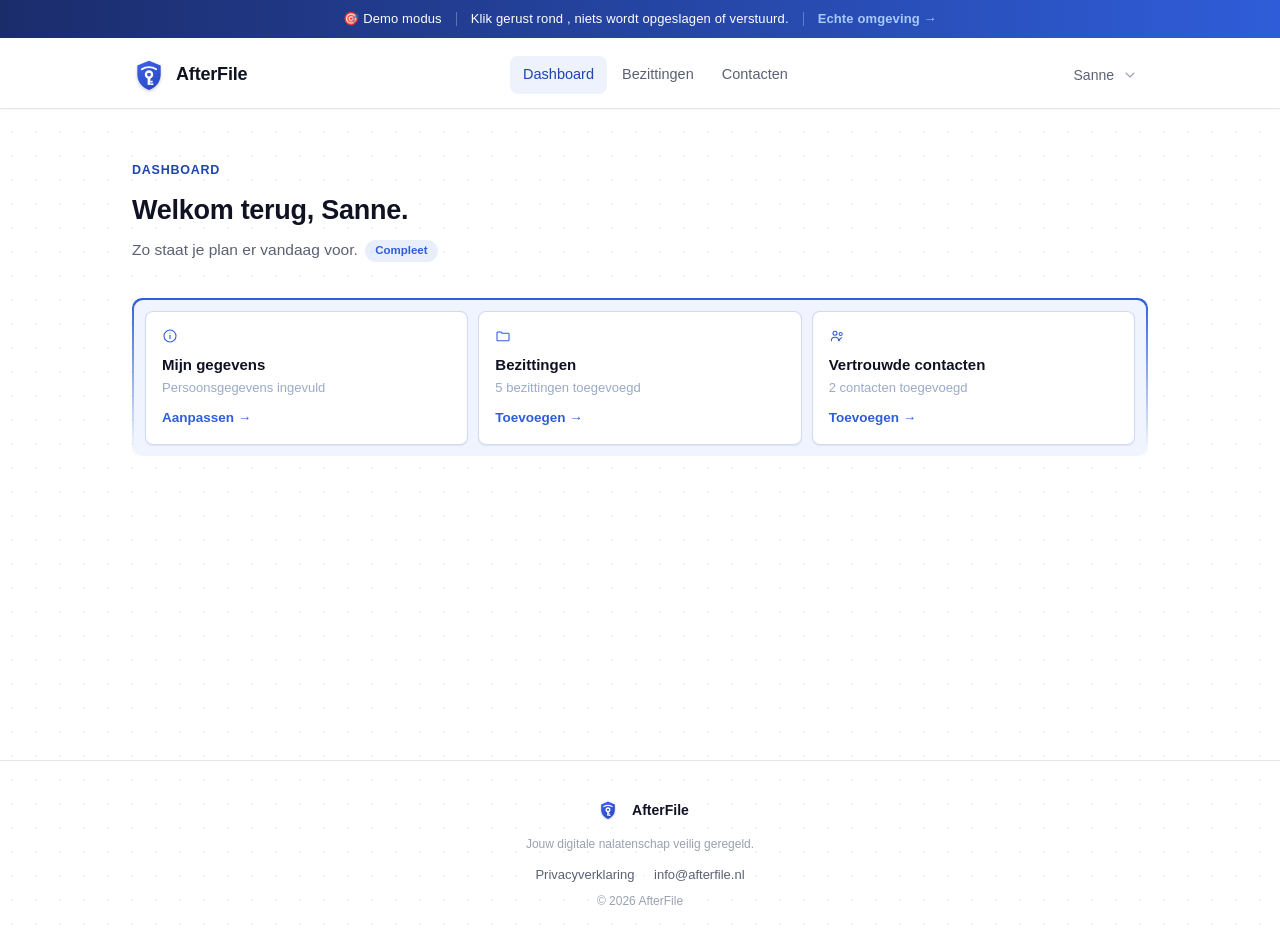
<file: demo.html>
<!DOCTYPE html>
<html lang="nl">
<head>
  <meta charset="UTF-8">
  <meta name="viewport" content="width=device-width, initial-scale=1.0">
  <title>AfterFile , Interactieve Demo</title>
  <link rel="stylesheet" href="styles.css">
  <style>
    /* ── Demo-banner bovenaan ── */
    #af-demo-bar {
      position: fixed;
      top: 0; left: 0; right: 0;
      z-index: 10000;
      background: linear-gradient(90deg, #1B2C6B 0%, #2F5DD9 100%);
      color: #fff;
      display: flex;
      align-items: center;
      justify-content: center;
      gap: 14px;
      padding: 9px 20px;
      font-size: 13px;
      font-weight: 500;
      letter-spacing: .01em;
      flex-wrap: wrap;
    }
    #af-demo-bar .sep { width: 1px; height: 14px; background: rgba(255,255,255,.28); flex-shrink: 0; }
    #af-demo-bar a { color: #A8CAFF; text-decoration: none; font-weight: 600; }
    #af-demo-bar a:hover { text-decoration: underline; }
    body { padding-top: 42px; }

    /* ── Checkout-modal ── */
    #af-demo-checkout {
      display: none;
      position: fixed; inset: 0; z-index: 9999;
      background: rgba(15,18,34,.55);
      align-items: center; justify-content: center;
      padding: 24px;
    }
    #af-demo-checkout.visible { display: flex; }
    #af-demo-checkout .box {
      background: #fff;
      border-radius: 14px;
      padding: 36px 32px;
      max-width: 400px; width: 100%;
      text-align: center;
      box-shadow: 0 20px 60px rgba(15,18,34,.18);
    }
    #af-demo-checkout .emoji { font-size: 36px; margin-bottom: 14px; }
    #af-demo-checkout h2 { font-size: 19px; font-weight: 700; color: #0F1222; margin: 0 0 8px; }
    #af-demo-checkout p  { color: #7A8BB5; font-size: 14px; line-height: 1.6; margin: 0 0 22px; }
    #af-demo-checkout .cta {
      display: inline-block;
      background: #2F5DD9; color: #fff;
      font-weight: 600; font-size: 14px;
      padding: 12px 26px; border-radius: 8px;
      text-decoration: none;
    }
    #af-demo-checkout .back {
      display: block; margin-top: 13px;
      background: none; border: none;
      color: #9AAAC8; cursor: pointer; font-size: 13px;
    }
  </style>
</head>
<body>

<!-- Demo-banner -->
<div id="af-demo-bar">
  <span>🎯 Demo modus</span>
  <span class="sep"></span>
  <span>Klik gerust rond , niets wordt opgeslagen of verstuurd.</span>
  <span class="sep"></span>
  <a href="https://afterfile.nl" target="_blank" rel="noopener">Echte omgeving →</a>
</div>

<!-- Checkout-redirect modal -->
<div id="af-demo-checkout">
  <div class="box">
    <div class="emoji">🎉</div>
    <h2>Klaar om te beginnen?</h2>
    <p>In de demo is betalen uitgeschakeld.<br>
       Maak je echte account aan op AfterFile.nl.</p>
    <a class="cta" href="https://afterfile.nl" target="_blank" rel="noopener">Naar AfterFile.nl →</a>
    <button class="back" onclick="document.getElementById('af-demo-checkout').classList.remove('visible')">
      Terug naar demo
    </button>
  </div>
</div>

<div id="app">Laden…</div>

<!-- ════════════════════════════════════════════════════════════
     Mock window.supabase  ,  geladen VÓÓR app.js
     ════════════════════════════════════════════════════════════ -->
<script>
window.AF_DEMO_MODE = true;

(function () {
  'use strict';

  /* ── Demo-data (snake_case, identiek aan DB-output) ── */
  const UID = 'demo-user-2026';
  const EMAIL = 'sanne@demo.afterfile.nl';

  const PROFILE = {
    id: UID, name: 'Sanne de Boer', email: EMAIL,
    plan: 'compleet', subscription_status: 'active',
    billing_period: 'year',
    current_period_end: '2027-08-13T00:00:00Z',
    stripe_subscription_id: 'sub_demo123',
    ref_code: 'SANNE2026',
    referral_count: 2, referral_discount_pct: 10,
    active_referral_names: ['Emma V.', 'Thomas B.'],
    pending_billing_period: null,
    full_name: 'Sanne de Boer',
    street: 'Keizersgracht 456', postal_code: '1017 EH', city: 'Amsterdam',
    birth_date: '1978-06-15', phone: '0612345678',
    instructions: 'Mijn wachtwoorden staan in Bitwarden. Het masterpassword staat op een briefje in de bovenste bureaula in de slaapkamer. Emma heeft een reservesleutel van het appartement.',
    checkin_status: 'active', waiting_started_at: null,
    completed_at: '2026-01-20T10:00:00Z',
    role: 'user', created_at: '2026-01-10T00:00:00Z',
  };

  const ASSETS = [
    { id: 'a1', account_id: UID, category_key: 'financial', type_key: 'bank',
      type_label: 'Bankrekening', name: 'Betaalrekening ING',
      extra: { bankName: 'ING', password: '4829' }, description: 'Dagelijkse betaalrekening',
      location: '', notes: '', created_at: '2026-01-10T08:00:00Z' },
    { id: 'a2', account_id: UID, category_key: 'financial', type_key: 'broker',
      type_label: 'Broker', name: 'Beleggingsrekening DEGIRO',
      extra: { platform: 'DEGIRO' }, description: '',
      location: '', notes: 'Portefeuille PDF op laptop (map Financieel)', created_at: '2026-01-10T08:01:00Z' },
    { id: 'a3', account_id: UID, category_key: 'digital', type_key: 'email',
      type_label: 'E-mailaccount', name: 'Gmail privé',
      extra: { provider: 'Gmail', password: 'Zonnebloem!92' }, description: '',
      location: '', notes: '', created_at: '2026-01-10T08:02:00Z' },
    { id: 'a4', account_id: UID, category_key: 'practical', type_key: 'phone',
      type_label: 'Telefoon', name: 'iPhone 15 Pro',
      extra: { brand: 'Apple iPhone 15 Pro', pinCode: '2847' }, description: '',
      location: '', notes: '', created_at: '2026-01-10T08:03:00Z' },
    { id: 'a5', account_id: UID, category_key: 'other', type_key: 'password-manager',
      type_label: 'Wachtwoordmanager', name: 'Wachtwoordkluis Bitwarden',
      extra: { app: 'Bitwarden', keyLocation: 'Briefje in bureaula slaapkamer' },
      description: '', location: '', notes: '', created_at: '2026-01-10T08:04:00Z' },
  ];

  const CONTACTS = [
    { id: 'c1', account_id: UID, name: 'Emma Vos', email: 'emma.vos@example.nl',
      relationship: 'Partner', address: 'Keizersgracht 456, Amsterdam',
      birth_date: '1980-03-22', phone: '0698765432',
      roles: ['verify', 'inform'], created_at: '2026-01-10T09:00:00Z' },
    { id: 'c2', account_id: UID, name: 'Thomas de Boer', email: 'thomas.deboer@example.nl',
      relationship: 'Kind', address: '',
      birth_date: '2005-08-05', phone: '',
      roles: ['inform'], created_at: '2026-01-10T09:01:00Z' },
  ];

  const PAYMENTS    = [{ paid_at: '2026-01-10T12:00:00Z' }];
  const VAULT_DATA  = { id: 'vault-demo', user_id: UID, fragment_b: null,
                        encrypted_blob: null, contact_email: 'emma.vos@example.nl' };

  /* ── Chainable query-builder ── */
  function makeTable(table, tableData) {
    var _insert = null, _update = null, _capturedId = null, _del = false;

    function result() {
      if (_del)    return null;
      if (_insert) return _insert;
      if (_update) {
        var base = null;
        if (_capturedId && Array.isArray(tableData))
          base = tableData.find(function(r){ return r.id === _capturedId; }) || null;
        else if (!Array.isArray(tableData))
          base = tableData;
        var id = _capturedId || (base && base.id) || ('demo-' + Math.random().toString(36).slice(2));
        return Object.assign({}, base || {}, _update, { id: id });
      }
      return tableData;
    }

    var q = {
      select:  function()       { return q; },
      eq:      function(col,val){ if(col==='id'||col==='user_id') _capturedId=val; return q; },
      neq:     function()       { return q; },
      gte:     function()       { return q; },
      lte:     function()       { return q; },
      order:   function()       { return q; },
      limit:   function()       { return q; },
      not:     function()       { return q; },

      insert: function(row) {
        _insert = Object.assign({}, row, {
          id: 'demo-' + Math.random().toString(36).slice(2),
          created_at: new Date().toISOString()
        });
        return q;
      },
      update: function(row) { _update = row; return q; },
      delete: function()    { _del   = true; return q; },
      upsert: function(row) {
        _insert = Object.assign({ id: 'demo-' + Math.random().toString(36).slice(2) }, row);
        return q;
      },

      maybeSingle: function() {
        var d = result();
        return Promise.resolve({ data: Array.isArray(d) ? (d[0] || null) : d, error: null });
      },
      single: function() {
        var d = result();
        return Promise.resolve({ data: Array.isArray(d) ? (d[0] || null) : d, error: null });
      },

      /* thenable , voor directe await én .then()-chains */
      then:    function(res, rej) { return Promise.resolve({ data: result(), error: null }).then(res, rej); },
      catch:   function(fn)       { return Promise.resolve({ data: result(), error: null }).catch(fn); },
      finally: function(fn)       { return Promise.resolve({ data: result(), error: null }).finally(fn); },
    };
    return q;
  }

  /* ── Auth-state machine ── */
  var _authCb = null;
  var SESSION = { user: { id: UID, email: EMAIL }, access_token: 'demo-token' };

  /* ── Mock window.supabase ── */
  window.supabase = {
    createClient: function(url, key) {
      return {
        auth: {
          onAuthStateChange: function(cb) {
            _authCb = cb;
            /* Kleine vertraging zodat de landing page eerst rendert, dan auto-login */
            setTimeout(function(){ cb('SIGNED_IN', SESSION); }, 180);
            return { data: { subscription: { unsubscribe: function(){} } } };
          },
          signOut: function() {
            if (_authCb) setTimeout(function(){ _authCb('SIGNED_OUT', null); }, 0);
            return Promise.resolve({ error: null });
          },
          signInWithOtp: function(opts) {
            /* In de demo: doe alsof de magic link is verstuurd */
            return Promise.resolve({ data: {}, error: null });
          },
          getSession: function() {
            return Promise.resolve({ data: { session: SESSION }, error: null });
          },
        },

        from: function(table) {
          var data = { profiles: PROFILE, assets: ASSETS, contacts: CONTACTS,
                       payments: PAYMENTS, vault_data: VAULT_DATA }[table];
          return makeTable(table, data !== undefined ? data : null);
        },

        rpc: function(name, params) {
          /* is_bypass_email → false: gebruiker gaat naar normale wachtlijst in demo */
          return Promise.resolve({ data: false, error: null });
        },

        functions: {
          invoke: function(name, opts) {
            if (name === 'create-checkout-session') {
              /* Toon checkout-modal na korte vertraging */
              setTimeout(function(){
                document.getElementById('af-demo-checkout').classList.add('visible');
              }, 300);
              /* Geef null-url terug zodat startCheckout() de error-toast toont en reset */
              return Promise.resolve({ data: null, error: new Error('Demo: betaling uitgeschakeld') });
            }
            /* Alle andere Edge Functions slagen stil */
            return Promise.resolve({ data: { ok: true }, error: null });
          }
        },
      };
    }
  };

  /* ── fetch-interceptor voor directe Edge Function-aanroepen ── */
  var _realFetch = window.fetch;
  window.fetch = function(url, opts) {
    if (typeof url === 'string' && url.indexOf('supabase.co/functions') !== -1) {
      /* vault-claim → demo-payload */
      if (url.indexOf('vault-claim') !== -1) {
        return Promise.resolve(new Response(
          JSON.stringify({ ok: true, assets: [], contacts: [], instructions: '', personalInfo: {} }),
          { status: 200, headers: { 'Content-Type': 'application/json' } }
        ));
      }
      /* vault-setup → fake fragment_b */
      if (url.indexOf('vault-setup') !== -1) {
        return Promise.resolve(new Response(
          JSON.stringify({ fragment_b: btoa('DEMO_FRAGMENT_B') }),
          { status: 200, headers: { 'Content-Type': 'application/json' } }
        ));
      }
      /* cancel-subscription / change-billing-period → ok */
      return Promise.resolve(new Response(
        JSON.stringify({ ok: true }),
        { status: 200, headers: { 'Content-Type': 'application/json' } }
      ));
    }
    /* Netlify Forms: stil laten slagen */
    if (typeof url === 'string' && url === '/') {
      return Promise.resolve(new Response('', { status: 200 }));
    }
    return _realFetch.apply(this, arguments);
  };

})();
</script>

<!-- De echte app , laadt en werkt volledig met de mock hierboven -->
<script src="app.js"></script>

</body>
</html>
</file>
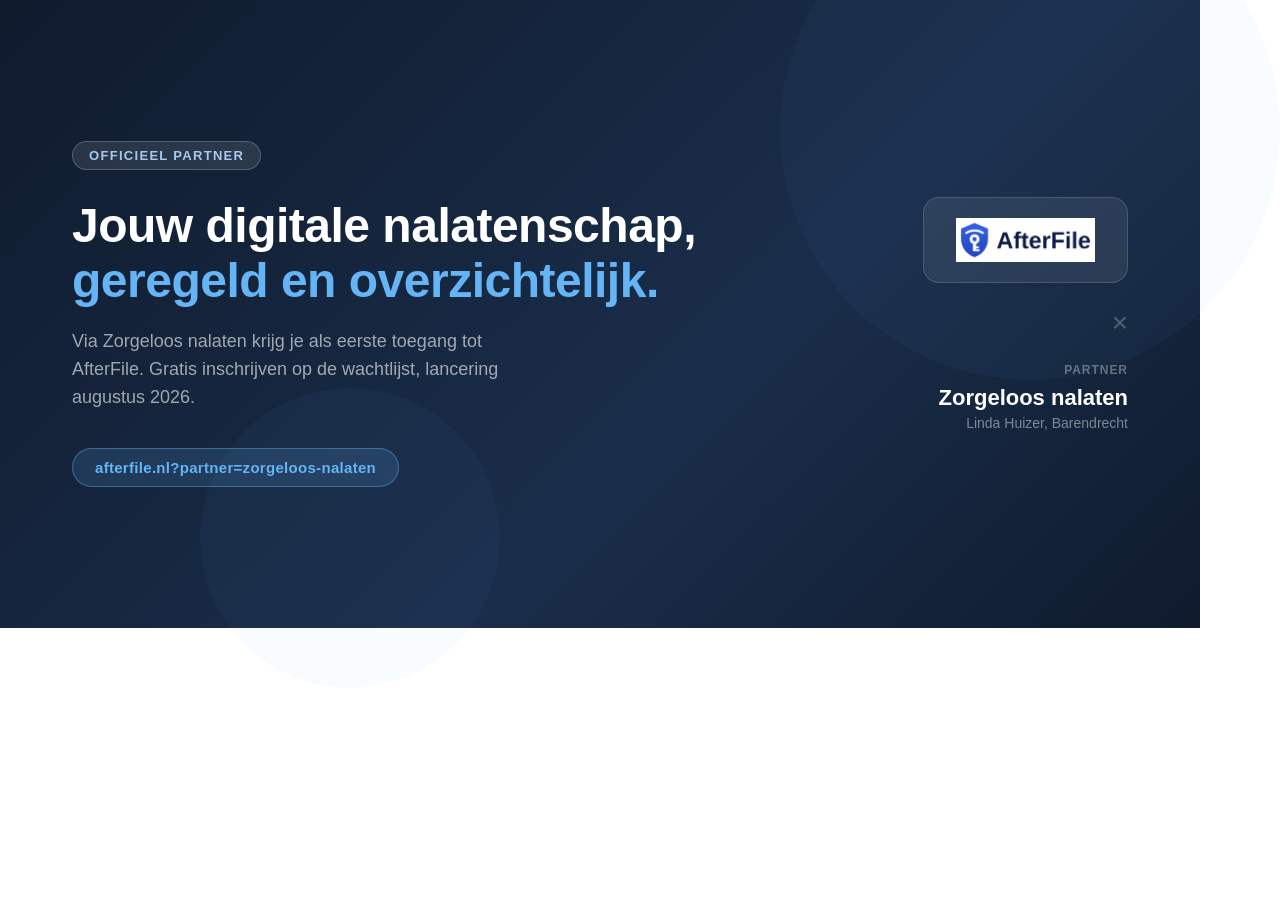
<file: social/partner_linda_huizer.html>
<!DOCTYPE html>
<html>
<head>
<meta charset="utf-8">
<style>
  * { margin: 0; padding: 0; box-sizing: border-box; }
  body { width: 1200px; height: 628px; font-family: 'Segoe UI', Arial, sans-serif; overflow: hidden; }
  .card {
    width: 1200px; height: 628px;
    background: linear-gradient(135deg, #0f1b2d 0%, #1a2d4a 60%, #0f1b2d 100%);
    display: flex; align-items: center; justify-content: space-between;
    padding: 64px 72px;
    position: relative;
  }
  .bg-circle {
    position: absolute; border-radius: 50%;
    background: rgba(100,180,255,0.04);
  }
  .bg-circle-1 { width: 500px; height: 500px; top: -120px; right: -80px; }
  .bg-circle-2 { width: 300px; height: 300px; bottom: -60px; left: 200px; }
  .left { flex: 1; z-index: 1; }
  .badge {
    display: inline-block;
    background: rgba(255,255,255,0.1);
    border: 1px solid rgba(255,255,255,0.2);
    color: #a8c8f0;
    font-size: 13px;
    font-weight: 600;
    letter-spacing: 0.1em;
    text-transform: uppercase;
    padding: 6px 16px;
    border-radius: 20px;
    margin-bottom: 28px;
  }
  .headline {
    font-size: 48px;
    font-weight: 700;
    color: #ffffff;
    line-height: 1.15;
    margin-bottom: 20px;
    letter-spacing: -0.5px;
  }
  .headline span { color: #64b4f6; }
  .sub {
    font-size: 18px;
    color: rgba(255,255,255,0.6);
    line-height: 1.55;
    max-width: 480px;
    margin-bottom: 36px;
  }
  .link-pill {
    display: inline-block;
    background: rgba(100,180,246,0.15);
    border: 1px solid rgba(100,180,246,0.4);
    color: #64b4f6;
    font-size: 15px;
    font-weight: 600;
    padding: 10px 22px;
    border-radius: 24px;
    letter-spacing: 0.02em;
  }
  .right {
    z-index: 1;
    display: flex;
    flex-direction: column;
    align-items: flex-end;
    gap: 24px;
  }
  .logo-wrap {
    background: rgba(255,255,255,0.08);
    border: 1px solid rgba(255,255,255,0.15);
    border-radius: 16px;
    padding: 20px 32px;
  }
  .logo-wrap img { height: 44px; display: block; }
  .divider-x {
    width: 48px; height: 1px;
    background: rgba(255,255,255,0.2);
    align-self: flex-end;
    margin: 0 24px;
  }
  .partner-name {
    text-align: right;
  }
  .partner-label {
    font-size: 12px;
    font-weight: 600;
    letter-spacing: 0.08em;
    text-transform: uppercase;
    color: rgba(255,255,255,0.35);
    margin-bottom: 8px;
  }
  .partner-title {
    font-size: 22px;
    font-weight: 700;
    color: #ffffff;
    line-height: 1.2;
  }
  .partner-sub {
    font-size: 14px;
    color: rgba(255,255,255,0.45);
    margin-top: 4px;
  }
  .connector {
    display: flex;
    align-items: center;
    gap: 16px;
    margin-top: 4px;
  }
  .x-mark {
    font-size: 28px;
    font-weight: 300;
    color: rgba(255,255,255,0.25);
  }
</style>
</head>
<body>
<div class="card">
  <div class="bg-circle bg-circle-1"></div>
  <div class="bg-circle bg-circle-2"></div>

  <div class="left">
    <div class="badge">Officieel partner</div>
    <div class="headline">Jouw digitale nalatenschap,<br><span>geregeld en overzichtelijk.</span></div>
    <div class="sub">Via Zorgeloos nalaten krijg je als eerste toegang tot AfterFile. Gratis inschrijven op de wachtlijst, lancering augustus 2026.</div>
    <div class="link-pill">afterfile.nl?partner=zorgeloos-nalaten</div>
  </div>

  <div class="right">
    <div class="logo-wrap">
      <img src="[data-uri]" alt="AfterFile">
    </div>
    <div class="x-mark">&times;</div>
    <div class="partner-name">
      <div class="partner-label">Partner</div>
      <div class="partner-title">Zorgeloos nalaten</div>
      <div class="partner-sub">Linda Huizer, Barendrecht</div>
    </div>
  </div>
</div>
</body>
</html>
</file>
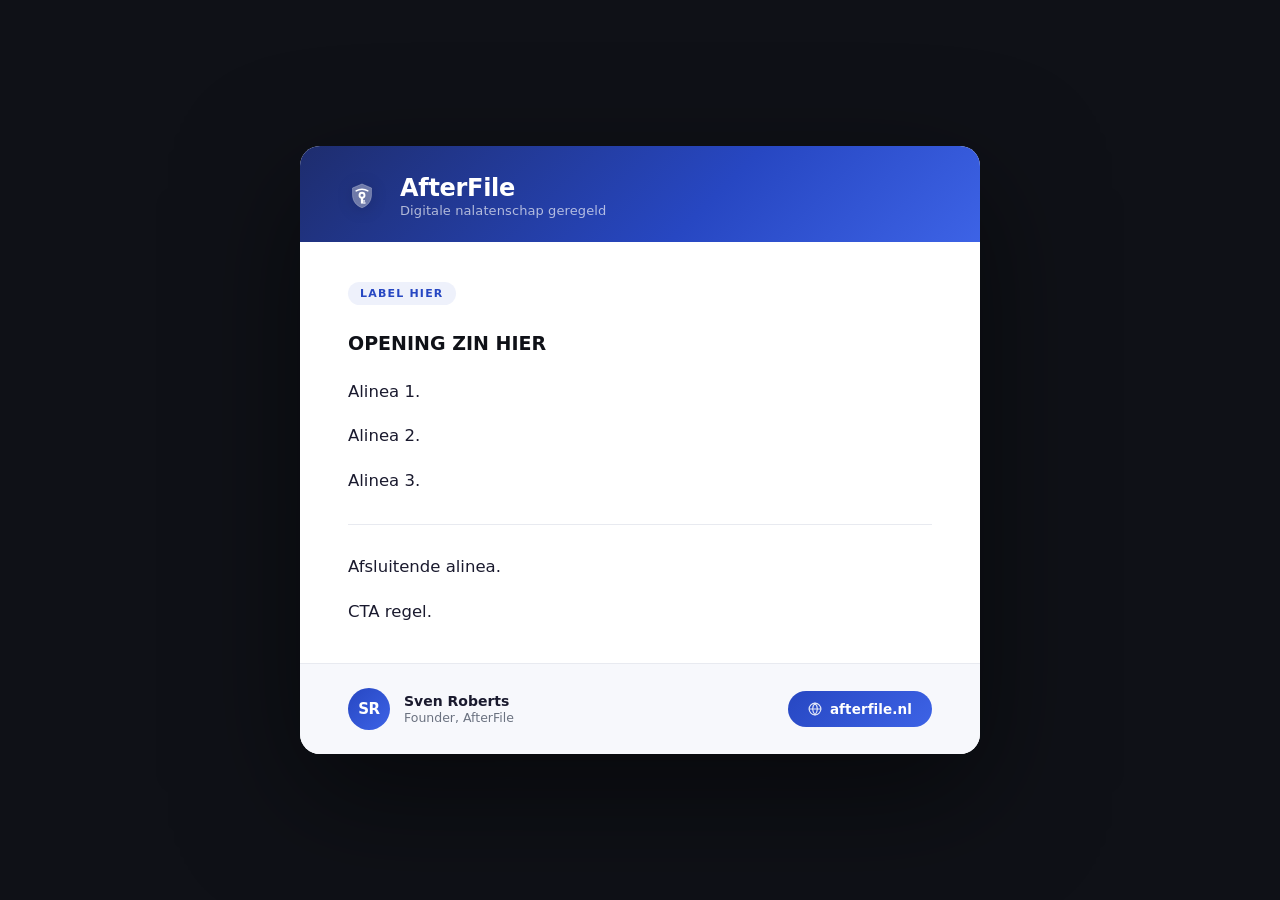
<file: social/post-template.html>
<!DOCTYPE html>
<html lang="nl">
<head>
  <meta charset="UTF-8">
  <meta name="viewport" content="width=device-width, initial-scale=1.0">
  <title>Founder post – AfterFile</title>
  <style>
    * { box-sizing: border-box; margin: 0; padding: 0; }

    body {
      background: #0f1117;
      display: flex;
      align-items: center;
      justify-content: center;
      min-height: 100vh;
      font-family: 'Segoe UI', system-ui, -apple-system, sans-serif;
      padding: 40px 20px;
    }

    .card {
      width: 680px;
      background: #ffffff;
      border-radius: 20px;
      overflow: hidden;
      box-shadow: 0 40px 120px rgba(0,0,0,0.5);
    }

    /* Top brand bar */
    .brand-bar {
      background: linear-gradient(135deg, #1e2d6e 0%, #2747C2 60%, #3D63E6 100%);
      padding: 28px 40px 24px;
      display: flex;
      align-items: center;
      gap: 16px;
    }

    .brand-bar svg {
      width: 44px;
      height: 44px;
      flex-shrink: 0;
      filter: drop-shadow(0 2px 8px rgba(0,0,0,0.3));
    }

    .brand-name {
      color: #ffffff;
      font-size: 24px;
      font-weight: 700;
      letter-spacing: -0.3px;
    }

    .brand-tagline {
      color: rgba(255,255,255,0.65);
      font-size: 13px;
      margin-top: 1px;
      letter-spacing: 0.1px;
    }

    /* Post body */
    .post-body {
      padding: 40px 48px 36px;
      background: #fff;
    }

    .label {
      display: inline-block;
      background: #eef1fb;
      color: #2747C2;
      font-size: 11px;
      font-weight: 700;
      letter-spacing: 1.2px;
      text-transform: uppercase;
      padding: 5px 12px;
      border-radius: 20px;
      margin-bottom: 24px;
    }

    .post-text {
      color: #1a1a2e;
      font-size: 16.5px;
      line-height: 1.75;
    }

    .post-text p {
      margin-bottom: 16px;
    }

    .post-text p:last-child {
      margin-bottom: 0;
    }

    .post-text .highlight {
      font-weight: 600;
      color: #2747C2;
    }

    .post-text .opening {
      font-size: 19px;
      font-weight: 600;
      color: #0f1117;
      line-height: 1.5;
      margin-bottom: 20px;
    }

    .divider {
      border: none;
      border-top: 1px solid #e8eaf0;
      margin: 28px 0;
    }

    /* Footer */
    .footer {
      background: #f7f8fc;
      padding: 24px 48px;
      display: flex;
      align-items: center;
      justify-content: space-between;
      border-top: 1px solid #e8eaf0;
    }

    .founder-info {
      display: flex;
      align-items: center;
      gap: 14px;
    }

    .founder-avatar {
      width: 42px;
      height: 42px;
      border-radius: 50%;
      background: linear-gradient(135deg, #2747C2, #3D63E6);
      display: flex;
      align-items: center;
      justify-content: center;
      color: white;
      font-weight: 700;
      font-size: 15px;
      letter-spacing: -0.5px;
      flex-shrink: 0;
    }

    .founder-name {
      font-weight: 700;
      color: #1a1a2e;
      font-size: 14px;
    }

    .founder-role {
      color: #6b7280;
      font-size: 12.5px;
      margin-top: 1px;
    }

    .website-link {
      display: flex;
      align-items: center;
      gap: 8px;
      text-decoration: none;
      background: linear-gradient(135deg, #2747C2, #3D63E6);
      color: white;
      font-size: 13.5px;
      font-weight: 600;
      padding: 10px 20px;
      border-radius: 24px;
      letter-spacing: 0.1px;
      transition: opacity 0.15s;
    }

    .website-link:hover {
      opacity: 0.9;
    }

    .website-link svg {
      width: 14px;
      height: 14px;
      opacity: 0.85;
    }
  </style>
</head>
<body>
  <div class="card">

    <!-- Brand bar -->
    <div class="brand-bar">
      <svg xmlns="http://www.w3.org/2000/svg" viewBox="0 0 1024 1024">
        <defs>
          <linearGradient id="g1" x1="280" y1="120" x2="760" y2="900" gradientUnits="userSpaceOnUse">
            <stop offset="0%" stop-color="#ffffff" stop-opacity="0.25"/>
            <stop offset="100%" stop-color="#ffffff" stop-opacity="0.05"/>
          </linearGradient>
        </defs>
        <g transform="translate(192,182) scale(20)">
          <path d="M16 2.5L27 7.1V15.3C27 22.9 22 28.1 16 30.2C10 28.1 5 22.9 5 15.3V7.1L16 2.5Z" fill="url(#g1)" stroke="rgba(255,255,255,0.6)" stroke-width="0.5"/>
          <path d="M16 2.5L27 7.1V15.3C27 22.9 22 28.1 16 30.2C10 28.1 5 22.9 5 15.3V7.1L16 2.5Z" fill="rgba(255,255,255,0.15)"/>
          <path d="M9.2 10.6C11.2 9.3 13.5 8.6 16 8.6C18.5 8.6 20.8 9.3 22.8 10.6" fill="none" stroke="#ffffff" stroke-width="1.7" stroke-linecap="round"/>
          <circle cx="16" cy="15.6" r="2.9" fill="none" stroke="#ffffff" stroke-width="2.2"/>
          <rect x="14.7" y="18.5" width="2.6" height="6.8" fill="#ffffff"/>
          <rect x="17.3" y="21.5" width="2.2" height="1.5" fill="#ffffff"/>
          <rect x="17.3" y="23.9" width="2.8" height="1.5" fill="#ffffff"/>
        </g>
      </svg>
      <div>
        <div class="brand-name">AfterFile</div>
        <div class="brand-tagline">Digitale nalatenschap geregeld</div>
      </div>
    </div>

    <!-- Post body -->
    <div class="post-body">
      <!-- LABEL: kort onderwerp, bijv. "Founder · Waarom ik dit bouwde" of "Tip · Digitale veiligheid" -->
      <span class="label">LABEL HIER</span>

      <div class="post-text">
        <!-- OPENING: sterke eerste zin, groot en vet -->
        <p class="opening">OPENING ZIN HIER</p>

        <!-- BODY: gebruik losse korte alinea's, geen lange streepjes -->
        <!-- Gebruik <span class="highlight">tekst</span> voor nadruk -->

        <p>Alinea 1.</p>

        <p>Alinea 2.</p>

        <p>Alinea 3.</p>

        <hr class="divider">

        <!-- AFSLUITING: conclusie of call to action -->
        <p>Afsluitende alinea.</p>

        <p>CTA regel.</p>
      </div>
    </div>

    <!-- Footer -->
    <div class="footer">
      <div class="founder-info">
        <div class="founder-avatar">SR</div>
        <div>
          <div class="founder-name">Sven Roberts</div>
          <div class="founder-role">Founder, AfterFile</div>
        </div>
      </div>
      <a class="website-link" href="https://afterfile.nl" target="_blank">
        <svg viewBox="0 0 24 24" fill="none" stroke="currentColor" stroke-width="2" stroke-linecap="round" stroke-linejoin="round">
          <circle cx="12" cy="12" r="10"/>
          <line x1="2" y1="12" x2="22" y2="12"/>
          <path d="M12 2a15.3 15.3 0 0 1 4 10 15.3 15.3 0 0 1-4 10 15.3 15.3 0 0 1-4-10 15.3 15.3 0 0 1 4-10z"/>
        </svg>
        afterfile.nl
      </a>
    </div>

  </div>
</body>
</html>
</file>
<file: styles.css>
/* AfterFile , premium, calm, enterprise-grade design system */

:root {
  --color-primary: #2F5DD9;
  --color-primary-dark: #1E45B0;
  --color-primary-light: #EEF2FC;
  --color-bg: #FFFFFF;
  --color-bg-alt: #F7F8FA;
  --color-text: #0F1222;
  --color-text-muted: #5B6172;
  --color-text-faint: #9AA1B0;
  --color-border: #E3E6EC;
  --color-success: #1F9D5C;
  --color-ink: #16224A;
  --color-accent-2: #7A4DF0;
  --gradient-brand: linear-gradient(135deg, #3B6BEB 0%, #7A4DF0 100%);
  --radius-lg: 16px;
  --radius-md: 12px;
  --radius-sm: 8px;
  --shadow-card: 0 1px 2px rgba(15, 18, 34, 0.04), 0 1px 1px rgba(15, 18, 34, 0.03);
  --shadow-elevated: 0 10px 28px rgba(15, 18, 34, 0.10), 0 2px 6px rgba(15, 18, 34, 0.05);
  --max-width: 1080px;
  --tint-blue: #EAF0FD;
  --tint-purple: #F2EDFE;
  font-size: 16px;
}

* { box-sizing: border-box; }

html, body {
  margin: 0;
  padding: 0;
  overflow-x: hidden;
  background-color: var(--color-bg);
  background-image: radial-gradient(circle, rgba(15, 18, 34, 0.05) 1px, transparent 1.6px);
  background-size: 24px 24px;
  color: var(--color-text);
  font-family: 'Inter', -apple-system, BlinkMacSystemFont, 'Segoe UI', Roboto, sans-serif;
  -webkit-font-smoothing: antialiased;
  line-height: 1.5;
}

#app { min-height: 100vh; display: flex; flex-direction: column; }

a { color: var(--color-primary-dark); text-decoration: none; }
a:hover { text-decoration: underline; }

button { font-family: inherit; cursor: pointer; }

svg { display: block; }

.container {
  max-width: var(--max-width);
  margin: 0 auto;
  padding: 0 32px;
  width: 100%;
}

/* ---------- Buttons ---------- */
.btn svg { display: inline; vertical-align: middle; flex: none; }
.btn {
  display: inline-flex;
  align-items: center;
  justify-content: center;
  gap: 8px;
  border: 1px solid transparent;
  border-radius: var(--radius-sm);
  font-weight: 600;
  font-size: 15px;
  padding: 12px 22px;
  transition: border-color 0.15s ease, background 0.15s ease, color 0.15s ease;
}
.btn:active { transform: translateY(1px); }
.btn-primary {
  background: var(--gradient-brand);
  color: #fff;
  border-color: transparent;
  box-shadow: 0 6px 18px rgba(58, 71, 217, 0.28);
}
.btn-primary:hover { filter: brightness(1.05); box-shadow: 0 8px 22px rgba(58, 71, 217, 0.38); }
.btn-secondary {
  background: var(--color-bg);
  color: var(--color-text);
  border: 1px solid var(--color-border);
}
.btn-secondary:hover { border-color: var(--color-text-faint); background: var(--color-bg-alt); }
.btn-ghost {
  background: transparent;
  color: var(--color-text-muted);
  padding: 8px 12px;
  border-color: transparent;
}
.btn-ghost:hover { color: var(--color-text); }
.btn-block { width: 100%; }
.btn-sm { padding: 8px 14px; font-size: 14px; }
.btn-danger-ghost {
  background: transparent;
  border: none;
  color: var(--color-text-faint);
  padding: 4px 8px;
  font-size: 13px;
  border-radius: var(--radius-sm);
}
.btn-danger-ghost:hover { color: #C4453F; background: #FCEEED; }

/* ---------- Top nav (signed-in shell) ---------- */
.topnav {
  border-bottom: 1px solid var(--color-border);
  background: rgba(255,255,255,0.92);
  backdrop-filter: saturate(180%) blur(8px);
  box-shadow: 0 1px 3px rgba(15, 18, 34, 0.04);
  position: sticky;
  top: 0;
  z-index: 20;
}
.topnav-inner {
  display: flex;
  align-items: center;
  justify-content: space-between;
  padding: 14px 32px;
  max-width: var(--max-width);
  margin: 0 auto;
}
.brand {
  display: flex;
  align-items: center;
  gap: 10px;
  font-weight: 700;
  font-size: 18px;
  letter-spacing: -0.01em;
  color: var(--color-text);
  text-decoration: none;
  cursor: pointer;
}
.brand:hover { opacity: 0.85; text-decoration: none; }
.brand-mark {
  width: 34px; height: 34px;
  display: inline-flex;
  align-items: center;
  justify-content: center;
  flex: none;
}
.hero-kicker .brand-mark { width: 27px; height: 27px; }
.nav-links { display: flex; gap: 2px; align-items: center; }
.nav-link {
  padding: 8px 13px;
  border-radius: var(--radius-sm);
  color: var(--color-text-muted);
  font-weight: 500;
  font-size: 14.5px;
}
.nav-link:hover { background: var(--color-bg-alt); text-decoration: none; color: var(--color-text); }
.nav-link.active { background: var(--color-primary-light); color: var(--color-primary-dark); }
.nav-account-name { font-size: 14px; color: var(--color-text-muted); }

/* ---------- Account dropdown menu (replaces inline Uitloggen/secondary nav) ---------- */
.account-menu { position: relative; z-index: 30; }
.account-menu-trigger {
  display: flex;
  align-items: center;
  gap: 8px;
  background: none;
  border: none;
  padding: 7px 10px;
  border-radius: var(--radius-sm);
  cursor: pointer;
  color: var(--color-text-muted);
}
.account-menu-trigger:hover { background: var(--color-bg-alt); }
.account-menu-trigger svg { flex: none; color: var(--color-text-faint); transition: transform 0.18s ease; }
.account-menu.open .account-menu-trigger svg { transform: rotate(180deg); color: var(--color-primary); }
.account-menu-overlay { position: fixed; inset: 0; z-index: 1; background: transparent; }
.account-menu-panel {
  position: absolute;
  top: calc(100% + 8px);
  right: 0;
  z-index: 2;
  min-width: 200px;
  background: var(--color-bg);
  border: 1px solid var(--color-border);
  border-radius: var(--radius-md);
  box-shadow: var(--shadow-elevated);
  padding: 6px;
  display: flex;
  flex-direction: column;
}
.account-menu-link {
  display: block;
  width: 100%;
  text-align: left;
  background: none;
  border: none;
  padding: 9px 12px;
  border-radius: var(--radius-sm);
  color: var(--color-text);
  font-size: 14px;
  font-weight: 500;
  font-family: inherit;
  cursor: pointer;
}
.account-menu-link:hover { background: var(--color-bg-alt); text-decoration: none; }
.account-menu-link.active { background: var(--color-primary-light); color: var(--color-primary-dark); }
.account-menu-divider { height: 1px; background: var(--color-border); margin: 6px 4px; }
.account-menu-logout { color: #C4453F; }
.account-menu-logout:hover { background: #FCEEED; }

/* ---------- Public nav (landing / how it works) ---------- */
.publicnav {
  width: 100%;
  background: var(--color-bg);
  border-bottom: 1px solid var(--color-border);
  box-shadow: 0 1px 3px rgba(15, 18, 34, 0.04);
}
.publicnav-inner {
  display: flex;
  align-items: center;
  justify-content: space-between;
  padding: 22px 32px;
  max-width: var(--max-width);
  margin: 0 auto;
  width: 100%;
}
.publicnav-links { display: flex; align-items: center; gap: 28px; }
.publicnav-links a { color: var(--color-text-muted); font-weight: 500; font-size: 15px; }
.publicnav-links a:hover { color: var(--color-text); }

main.page { flex: 1; padding: 48px 0 96px; }

/* ---------- Landing: McAfee-style split hero ---------- */
.hero-split {
  display: grid;
  grid-template-columns: 1fr 1.05fr;
  gap: 56px;
  align-items: center;
  padding: 8px 0 64px;
}
.hero-photo {
  position: relative;
  border-radius: var(--radius-lg);
  overflow: hidden;
  aspect-ratio: 4 / 5;
  background: var(--color-bg-alt);
}
.hero-photo img {
  width: 100%; height: 100%; object-fit: cover; display: block;
}
.hero-photo::after {
  content: '';
  position: absolute;
  inset: 0;
  background:
    linear-gradient(180deg, rgba(255,255,255,0) 78%, var(--color-bg) 100%),
    linear-gradient(100deg, rgba(255,255,255,0) 84%, var(--color-bg) 103%);
  pointer-events: none;
}
.hero-photo.photo-fallback { background: var(--gradient-brand); }
.photo-callout {
  position: absolute;
  z-index: 1;
  left: 18px; bottom: 18px;
  background: #fff;
  border-radius: var(--radius-sm);
  box-shadow: var(--shadow-elevated);
  padding: 10px 14px;
  display: flex;
  align-items: center;
  gap: 8px;
  font-size: 13.5px;
  font-weight: 600;
  color: var(--color-text);
}
.photo-callout svg { color: var(--color-success); flex: none; }
.hero-kicker {
  display: flex;
  align-items: center;
  gap: 8px;
  font-weight: 700;
  font-size: 14px;
  color: var(--color-text-muted);
  margin-bottom: 16px;
}
.hero-content h1 {
  font-size: 36px;
  line-height: 1.18;
  font-weight: 700;
  letter-spacing: -0.02em;
  margin: 0 0 16px;
}
.hero-sub {
  color: var(--color-text-muted);
  font-size: 16.5px;
  line-height: 1.5;
  margin: 0 0 28px;
  max-width: 480px;
}
.check-list {
  list-style: none;
  margin: 0 0 28px;
  padding: 0;
  display: grid;
  grid-template-columns: repeat(2, 1fr);
  gap: 14px 20px;
}
.check-list li { display: flex; align-items: flex-start; gap: 9px; font-size: 14.5px; color: var(--color-text); font-weight: 500; line-height: 1.4; }
.check-list li svg { color: var(--color-success); flex: none; margin-top: 1px; }

.hero-cta-row { display: flex; align-items: center; gap: 16px; flex-wrap: wrap; }
.btn-lg { padding: 15px 28px; font-size: 16px; }
.hero-cta-note { color: var(--color-text-muted); font-size: 14px; font-weight: 500; }

.control-line {
  display: flex;
  align-items: center;
  justify-content: center;
  gap: 6px;
  text-align: center;
  color: var(--color-text-muted);
  font-size: 13.5px;
  margin: 14px 0 0;
}
.control-line svg { color: var(--color-primary); flex: none; }
.payment-row { text-align: center; color: var(--color-text-faint); font-size: 12.5px; margin: 12px 0 0; letter-spacing: 0.02em; }

.section-divider { height: 1px; background: var(--color-border); margin: 64px 0; }

/* ---------- Section heading (pricing / FAQ) ---------- */
.section-heading { text-align: center; max-width: 560px; margin: 0 auto 40px; }
.section-heading .kicker {
  display: inline-block;
  font-size: 12.5px;
  font-weight: 700;
  letter-spacing: 0.06em;
  text-transform: uppercase;
  color: var(--color-primary-dark);
  margin-bottom: 10px;
}
.section-heading h2 { font-size: 28px; font-weight: 700; letter-spacing: -0.015em; margin: 0 0 10px; }
.section-heading p { color: var(--color-text-muted); font-size: 15.5px; margin: 0; }

/* ---------- Pricing ---------- */
.pricing-grid {
  display: grid;
  grid-template-columns: repeat(2, minmax(0, 360px));
  gap: 20px;
  align-items: stretch;
  margin-bottom: 8px;
  justify-content: center;
}
.plan-card {
  position: relative;
  transition: box-shadow .18s ease, transform .18s ease;
  border: 1px solid var(--color-border);
  border-radius: var(--radius-lg);
  padding: 28px 26px;
  background: var(--color-bg);
  display: flex;
  flex-direction: column;
}
.plan-card h3 { margin: 0 0 14px; font-size: 18px; font-weight: 700; letter-spacing: -0.005em; }
.plan-card:not(.plan-card--featured):hover { box-shadow: 0 4px 16px rgba(47,93,217,.18); transform: translateY(-2px); }
.plan-card--featured:hover { box-shadow: 0 6px 20px rgba(47,93,217,.25); }
.plan-card--featured {
  border-color: var(--color-primary);
  box-shadow: var(--shadow-elevated);
  transform: translateY(-4px);
}
.plan-badge {
  position: absolute;
  top: -13px; left: 26px;
  background: var(--gradient-brand);
  color: #fff;
  font-size: 12px;
  font-weight: 700;
  letter-spacing: 0.02em;
  padding: 5px 12px;
  border-radius: 999px;
}
.plan-price-row { display: flex; align-items: baseline; gap: 5px; margin-bottom: 4px; }
.plan-price { font-size: 36px; font-weight: 700; letter-spacing: -0.02em; }
.plan-price-old { color: var(--color-text-faint); font-size: 16px; font-weight: 500; text-decoration: line-through; margin-right: 2px; }
.plan-period { color: var(--color-text-muted); font-size: 14.5px; }
.plan-billing { color: var(--color-text-faint); font-size: 13px; margin: 0 0 10px; }
.plan-launch-note {
  display: inline-flex;
  align-items: center;
  gap: 5px;
  color: var(--color-primary-dark);
  background: var(--color-primary-light);
  font-weight: 700;
  font-size: 12px;
  padding: 4px 10px;
  border-radius: 999px;
  margin: 0 0 18px;
}
.launch-banner {
  display: flex;
  align-items: center;
  justify-content: center;
  gap: 8px;
  text-align: center;
  background: var(--color-primary-light);
  color: var(--color-primary-dark);
  font-weight: 600;
  font-size: 14px;
  padding: 12px 20px;
  border-radius: var(--radius-md);
  margin: 0 0 24px;
}
.launch-banner svg { flex: none; }
.plan-features { list-style: none; margin: 0 0 24px; padding: 0; flex: 1; }
.plan-features li { display: flex; align-items: flex-start; gap: 8px; font-size: 14px; color: var(--color-text); padding: 7px 0; line-height: 1.35; }
.plan-features li svg { color: var(--color-success); flex: none; margin-top: 2px; }

/* ---------- Security ---------- */
.security-grid {
  display: grid;
  grid-template-columns: repeat(3, 1fr);
  gap: 18px;
}
.security-card {
  border: 1px solid var(--color-border);
  border-radius: var(--radius-lg);
  padding: 22px 20px;
  background: var(--color-bg);
  box-shadow: var(--shadow-card);
}
.security-card .card-icon { margin-bottom: 14px; }
.security-card h3 { margin: 0 0 8px; font-size: 15.5px; font-weight: 700; letter-spacing: -0.005em; }
.security-card p { margin: 0; color: var(--color-text-muted); font-size: 13.5px; line-height: 1.5; }

/* ---------- Voor wie ---------- */
.voor-wie-section { text-align: center; }
.voor-wie-grid {
  display: grid;
  grid-template-columns: repeat(2, 1fr);
  gap: 24px;
  max-width: 680px;
  margin: 0 auto;
}
.voor-wie-card {
  border: 1px solid var(--color-border);
  border-radius: var(--radius-lg);
  padding: 32px 28px;
  background: var(--color-bg);
  box-shadow: var(--shadow-card);
}
.voor-wie-card .card-icon { margin-bottom: 16px; color: var(--color-primary); }
.voor-wie-card h3 { margin: 0 0 10px; font-size: 18px; font-weight: 700; letter-spacing: -0.01em; }
.voor-wie-card p { margin: 0; color: var(--color-text-muted); font-size: 14px; line-height: 1.6; }

/* ---------- FAQ accordion ---------- */
.faq-list { max-width: 720px; margin: 0 auto; }
.faq-item {
  border-bottom: 1px solid var(--color-border);
}
.faq-item:first-child { border-top: 1px solid var(--color-border); }
.faq-question {
  width: 100%;
  display: flex;
  align-items: center;
  justify-content: space-between;
  gap: 16px;
  background: none;
  border: none;
  text-align: left;
  padding: 20px 4px;
  font-size: 15.5px;
  font-weight: 600;
  color: var(--color-text);
}
.faq-question svg { color: var(--color-text-faint); flex: none; transition: transform 0.18s ease; }
.faq-item.open .faq-question svg { transform: rotate(180deg); color: var(--color-primary); }
.faq-answer {
  max-height: 0;
  overflow: hidden;
  transition: max-height 0.22s ease;
}
.faq-item.open .faq-answer { max-height: 320px; }
.faq-answer p { margin: 0 4px 20px; color: var(--color-text-muted); font-size: 14.5px; line-height: 1.55; max-width: 640px; }

footer.site-footer {
  border-top: 1px solid var(--color-border);
  padding: 32px 32px;
  color: var(--color-text-faint);
  font-size: 13px;
  margin-top: auto;
}
.site-footer-inner {
  max-width: var(--max-width);
  margin: 0 auto;
  display: flex;
  flex-direction: column;
  align-items: center;
  gap: 8px;
  text-align: center;
}
.site-footer-brand {
  display: inline-flex;
  align-items: center;
  gap: 7px;
  font-weight: 700;
  font-size: 14px;
  color: var(--color-text);
  line-height: 1;
}
.site-footer-brand .brand-mark { line-height: 0; }
.site-footer-tagline {
  font-size: 12px;
  color: var(--color-text-faint);
}
.site-footer-links {
  display: flex;
  align-items: center;
  gap: 8px;
  margin-top: 4px;
}
.site-footer-copy {
  font-size: 12px;
  color: var(--color-text-faint);
}
.site-footer-divider { opacity: 0.3; user-select: none; }
footer.site-footer a { color: var(--color-text-muted); text-decoration: none; }
footer.site-footer a:hover { color: var(--color-primary); }

/* ---------- Auth card ---------- */
.auth-wrap { display: flex; justify-content: center; padding-top: 40px; }
.card {
  background: var(--color-bg);
  border: 1px solid var(--color-border);
  border-radius: var(--radius-lg);
  box-shadow: var(--shadow-card);
  padding: 36px;
}
.auth-card { width: 420px; }
.auth-card h2 { margin: 0 0 6px; font-size: 23px; font-weight: 700; letter-spacing: -0.01em; }
.auth-card p.lead { margin: 0 0 28px; color: var(--color-text-muted); font-size: 15px; }

.field { margin-bottom: 18px; }
.field label { display: block; font-size: 13.5px; font-weight: 600; color: var(--color-text); margin-bottom: 7px; }
.field input, .field textarea, .field select {
  width: 100%;
  border: 1px solid var(--color-border);
  border-radius: var(--radius-sm);
  padding: 11px 14px;
  font-size: 15px;
  font-family: inherit;
  color: var(--color-text);
  background: var(--color-bg);
  transition: border-color 0.15s ease, box-shadow 0.15s ease;
}
.field input:focus, .field textarea:focus, .field select:focus {
  outline: none;
  border-color: var(--color-primary);
  box-shadow: 0 0 0 3px rgba(47, 93, 217, 0.14);
}
.field-hint { font-size: 12.5px; color: var(--color-text-faint); margin-top: 6px; }
.field-row { display: flex; gap: 14px; }
.field-row .field { flex: 1; }

.demo-note, .payment-note {
  font-size: 12.5px;
  color: var(--color-text-faint);
  text-align: center;
  margin-top: 18px;
}

/* ---------- Page header (signed-in pages) ---------- */
.page-header { margin-bottom: 36px; }
.current-plan-row { display: flex; align-items: center; gap: 8px; margin: -20px 0 24px; font-size: 14.5px; color: var(--color-text-muted); }
.current-plan-row .badge-pill {
  background: var(--color-primary-light); color: var(--color-primary-dark);
  font-size: 12px; padding: 4px 10px; border-radius: var(--radius-sm); font-weight: 700;
}
.page-header h1 { font-size: 27px; margin: 0 0 8px; font-weight: 700; letter-spacing: -0.01em; }
.page-header p { color: var(--color-text-muted); font-size: 15.5px; margin: 0; max-width: 640px; }
.page-header .kicker {
  display: inline-block;
  font-size: 12.5px;
  font-weight: 700;
  letter-spacing: 0.06em;
  text-transform: uppercase;
  color: var(--color-primary-dark);
  margin-bottom: 10px;
}

/* ---------- Dashboard ---------- */
.completion-card {
  position: relative;
  background: linear-gradient(120deg, var(--tint-blue) 0%, var(--color-bg) 62%);
  border: 1px solid var(--color-border);
  border-radius: var(--radius-lg);
  padding: 30px 32px;
  margin-bottom: 32px;
  display: flex;
  align-items: center;
  justify-content: space-between;
  gap: 32px;
}
.completion-text { position: relative; z-index: 1; }
.progress-ring-wrap { position: relative; z-index: 1; }
.completion-text h2 { margin: 0 0 6px; font-size: 21px; font-weight: 700; letter-spacing: -0.01em; }
.completion-text p { margin: 0; color: var(--color-text-muted); font-size: 14.5px; }
.completion-todo { list-style: none; margin: 10px 0 0; padding: 0; }
.completion-todo li { margin-top: 6px; }
.completion-todo a { font-size: 14.5px; font-weight: 600; color: var(--color-primary-dark); }
.progress-ring-wrap { position: relative; width: 92px; height: 92px; flex: none; }
.progress-ring-wrap svg { transform: rotate(-90deg); }
.progress-ring-label {
  position: absolute; inset: 0;
  display: flex; align-items: center; justify-content: center;
  font-weight: 700; font-size: 18px; color: var(--color-primary-dark);
}

.dash-grid {
  display: grid;
  grid-template-columns: repeat(3, 1fr);
  gap: 18px;
  margin-bottom: 32px;
}
.dash-card {
  background: var(--color-bg);
  border: 1px solid var(--color-border);
  border-radius: var(--radius-md);
  padding: 22px;
  box-shadow: var(--shadow-card);
  transition: transform 0.18s ease, box-shadow 0.18s ease, border-color 0.18s ease;
  display: flex;
  flex-direction: column;
}
.dash-card:hover { transform: translateY(-3px); box-shadow: var(--shadow-elevated); border-color: transparent; }
.dash-card .dash-card-top { display: flex; justify-content: space-between; align-items: flex-start; margin-bottom: 14px; }
.dash-card-title { display: flex; align-items: center; gap: 10px; }
.dash-card a.card-link { margin-top: auto; }
.card-icon {
  width: 32px; height: 32px;
  border-radius: 9px;
  background: var(--gradient-brand);
  color: #fff;
  display: flex; align-items: center; justify-content: center;
  flex: none;
  box-shadow: 0 4px 10px rgba(58, 71, 217, 0.25);
}
.dash-card h3 { margin: 0; font-size: 15.5px; font-weight: 600; }
.dash-card .check {
  width: 22px; height: 22px; border-radius: 50%;
  display: flex; align-items: center; justify-content: center;
  background: var(--color-bg-alt); color: var(--color-text-faint);
  flex: none;
}
.dash-card .check svg { width: 12px; height: 12px; }
.dash-card .check.done { background: #E3F6EB; color: var(--color-success); }
.dash-card .count { font-size: 29px; font-weight: 700; margin: 4px 0 14px; letter-spacing: -0.01em; }
.dash-card .count .unit { font-size: 14px; font-weight: 500; color: var(--color-text-muted); }
.dash-card a.card-link { font-size: 14px; font-weight: 600; }

.quick-actions { display: flex; gap: 10px; flex-wrap: wrap; }

/* ---------- Upgrade banner (Dashboard, Basis-plan accounts) ---------- */
.upgrade-banner {
  background: var(--color-bg);
  border: 1px solid var(--color-border);
  border-radius: var(--radius-lg);
  padding: 24px 28px;
  margin-bottom: 24px;
  display: flex;
  align-items: center;
  justify-content: space-between;
  gap: 24px;
}
.upgrade-banner-text h3 { margin: 0 0 6px; font-size: 17px; font-weight: 700; letter-spacing: -0.01em; }
.upgrade-banner-text p { margin: 0; color: var(--color-text-muted); font-size: 14px; max-width: 520px; }
.upgrade-banner-actions { display: flex; gap: 10px; flex-wrap: wrap; flex: none; }

/* ---------- Statuskaart voor een melding (hergebruikt op de landingspagina) ---------- */
.checkin-card {
  background: var(--color-bg);
  border: 1px solid var(--color-border);
  border-radius: var(--radius-lg);
  padding: 22px 26px;
  margin-bottom: 32px;
  box-shadow: var(--shadow-card);
}
.checkin-card.status-warn { border-color: #F3D9A8; }
.checkin-card.status-danger { border-color: #F2C7C3; }
.checkin-card-top { display: flex; align-items: center; justify-content: space-between; gap: 12px; margin-bottom: 6px; }
.checkin-card-top h3 { margin: 0; font-size: 16px; font-weight: 700; }
.checkin-card > p { margin: 0 0 18px; color: var(--color-text-muted); font-size: 14px; line-height: 1.5; }
.checkin-card-actions { display: flex; gap: 8px; flex-wrap: wrap; }

.status-pill { font-size: 12px; font-weight: 700; padding: 4px 11px; border-radius: 999px; }
.status-pill.status-ok { background: #E3F6EB; color: var(--color-success); }
.status-pill.status-warn { background: #FDF1DC; color: #B5790A; }
.status-pill.status-danger { background: #FCEEED; color: #C4453F; }

/* ---------- Info banner (action needed) ---------- */
.info-banner {
  display: flex;
  align-items: center;
  gap: 10px;
  background: var(--color-primary-light);
  color: var(--color-primary-dark);
  border-radius: var(--radius-md);
  padding: 13px 18px;
  margin-bottom: 28px;
  font-size: 14px;
  font-weight: 600;
}
.info-banner svg { flex: none; }

/* ---------- Trust banner (reused across pages) ---------- */
.trust-banner {
  display: flex;
  align-items: center;
  gap: 13px;
  background: var(--color-bg-alt);
  border: 1px solid var(--color-border);
  border-radius: var(--radius-md);
  padding: 15px 20px;
  margin-bottom: 28px;
  font-size: 14px;
  color: var(--color-text-muted);
}
.trust-banner .lock { color: var(--color-primary); flex: none; display: flex; }
.trust-banner strong { color: var(--color-text); }

/* ---------- Asset picker panel ---------- */
.asset-picker-panel {
  background: var(--color-bg-soft);
  border: 1px solid var(--color-border);
  border-radius: var(--radius-lg);
  padding: 24px 24px 16px;
  margin-bottom: 28px;
}

/* ---------- Asset type picker ---------- */
.type-group { margin-bottom: 28px; }
.type-group h3 {
  font-size: 12.5px;
  text-transform: uppercase;
  letter-spacing: 0.06em;
  color: var(--color-text-faint);
  margin: 0 0 12px;
  font-weight: 700;
}
.type-tiles { display: grid; grid-template-columns: repeat(4, 1fr); gap: 10px; }
.type-tile {
  display: flex;
  align-items: center;
  gap: 10px;
  background: var(--color-bg);
  border: 1px solid var(--color-border);
  border-radius: var(--radius-sm);
  padding: 13px 14px;
  text-align: left;
  font-size: 14px;
  font-weight: 600;
  color: var(--color-text);
  transition: border-color 0.15s ease, background 0.15s ease;
}
.type-tile:hover { border-color: var(--color-primary); background: var(--color-bg-alt); }
.type-tile:active { transform: translateY(1px); }
.type-tile.selected { border-color: var(--color-primary); background: var(--color-primary-light); color: var(--color-primary-dark); }
.tile-icon {
  display: flex; align-items: center; justify-content: center; flex: none;
  width: 30px; height: 30px;
  border-radius: 9px;
  background: var(--gradient-brand);
  color: #fff;
  box-shadow: 0 4px 10px rgba(58, 71, 217, 0.22);
}

.inline-form-card {
  background: var(--color-bg);
  border: 1px solid var(--color-border);
  border-radius: var(--radius-lg);
  padding: 28px;
  margin: 20px 0 32px;
  box-shadow: var(--shadow-elevated);
}
.inline-form-card .form-title { font-size: 15px; font-weight: 700; margin-bottom: 18px; display: flex; align-items: center; gap: 8px; }
.inline-form-card .form-title .badge-pill {
  background: var(--color-primary-light); color: var(--color-primary-dark);
  font-size: 12px; padding: 4px 10px; border-radius: var(--radius-sm); font-weight: 700;
}
.form-actions { display: flex; gap: 10px; margin-top: 6px; }

/* ---------- Item cards / lists ---------- */
.item-list { display: grid; grid-template-columns: repeat(2, 1fr); gap: 16px; margin-bottom: 8px; }
.item-card {
  background: var(--color-bg);
  border: 1px solid var(--color-border);
  border-left: 3px solid var(--color-border);
  border-radius: var(--radius-md);
  padding: 20px;
  position: relative;
  transition: transform 0.18s ease, box-shadow 0.18s ease;
}
.item-card:hover { transform: translateY(-2px); box-shadow: var(--shadow-card); }
.item-card-top { display: flex; justify-content: space-between; align-items: flex-start; margin-bottom: 10px; }
.item-tag {
  font-size: 11.5px; font-weight: 700; text-transform: uppercase; letter-spacing: 0.03em;
  background: var(--color-bg-alt); color: var(--color-text-muted);
  padding: 4px 9px; border-radius: var(--radius-sm);
}
.item-card h4 { margin: 0 0 6px; font-size: 16px; font-weight: 600; }
.item-card .meta-row { font-size: 13.5px; color: var(--color-text-muted); margin: 4px 0 0; }
.item-card .meta-row strong { color: var(--color-text); font-weight: 600; }
.role-chip {
  display: inline-block;
  font-size: 11.5px; font-weight: 700;
  background: var(--color-primary-light); color: var(--color-primary-dark);
  padding: 3px 9px; border-radius: var(--radius-sm); margin: 8px 6px 0 0;
}

.empty-state {
  text-align: center;
  padding: 46px 24px;
  color: var(--color-text-faint);
  background: var(--color-bg-alt);
  border: 1px dashed var(--color-border);
  border-radius: var(--radius-md);
  font-size: 14.5px;
}

/* ---------- Role option cards (contact form) ---------- */
.role-options { display: flex; flex-direction: column; gap: 8px; margin-bottom: 8px; }
.role-option {
  display: flex;
  align-items: center;
  gap: 12px;
  padding: 12px 14px;
  border: 1.5px solid var(--color-border);
  border-radius: var(--radius-md);
  background: var(--color-bg);
  cursor: pointer;
  transition: border-color 0.15s, background 0.15s;
  font-size: 14px;
  font-weight: 500;
  color: var(--color-text-muted);
  user-select: none;
}
.role-option input[type="checkbox"] { display: none; }
.role-option-check {
  width: 20px; height: 20px; flex-shrink: 0;
  border: 1.5px solid var(--color-border);
  border-radius: 50%;
  display: flex; align-items: center; justify-content: center;
  transition: background 0.15s, border-color 0.15s;
  font-size: 12px; color: transparent;
}
.role-option { transition: box-shadow .18s ease, transform .18s ease; }
.role-option:hover { border-color: var(--color-primary); color: var(--color-text); box-shadow: 0 4px 16px rgba(47,93,217,.18); transform: translateY(-2px); }
.role-option:hover .role-option-check { border-color: var(--color-primary); }
.role-option:has(input:checked) { border-color: var(--color-primary); background: color-mix(in srgb, var(--color-primary) 6%, var(--color-bg)); color: var(--color-text); }
.role-option:has(input:checked) .role-option-check { background: var(--color-primary); border-color: var(--color-primary); color: #fff; }

/* ---------- Instructions ---------- */
.editor-card { background: var(--color-bg); border: 1px solid var(--color-border); border-radius: var(--radius-lg); padding: 8px; box-shadow: var(--shadow-card); }
.editor-card textarea {
  width: 100%; min-height: 320px; border: none; resize: vertical;
  font-family: inherit; font-size: 16px; line-height: 1.6; padding: 20px;
  color: var(--color-text); background: transparent;
}
.editor-card textarea:focus { outline: none; }
.save-indicator { display: flex; justify-content: flex-end; padding: 0 20px 14px; font-size: 13px; color: var(--color-text-faint); }
.instruction-tip { display: flex; align-items: flex-start; gap: 10px; margin-top: 14px; background: var(--color-bg); border: 1px solid var(--color-border); border-radius: var(--radius-md); padding: 14px 16px; font-size: 13px; color: var(--color-text-secondary); line-height: 1.5; }
.instruction-tip svg { flex-shrink: 0; margin-top: 2px; color: var(--color-primary); }

.pw-betoog { margin-top: 14px; border: 1px solid #fde68a; border-radius: var(--radius-md); background: #fffbeb; overflow: hidden; }
.pw-betoog-toggle { display: flex; align-items: center; gap: 8px; padding: 13px 16px; font-size: 13px; font-weight: 600; color: #92400e; cursor: pointer; list-style: none; user-select: none; }
.pw-betoog-toggle::-webkit-details-marker { display: none; }
.pw-betoog-toggle svg { flex-shrink: 0; color: #d97706; }
.pw-betoog[open] .pw-betoog-toggle { border-bottom: 1px solid #fde68a; }
.pw-betoog-body { padding: 16px 18px 18px; font-size: 13px; color: #78350f; line-height: 1.65; display: flex; flex-direction: column; gap: 10px; }
.pw-betoog-body p { margin: 0; }
.pw-betoog-body strong { color: #92400e; }
.pw-betoog-conclusion { font-style: italic; border-top: 1px solid #fde68a; padding-top: 10px; margin-top: 2px; }

/* ---------- Report ---------- */
.report-actions { text-align: center; padding: 40px 0 8px; }
.report-actions .btn-primary { padding: 15px 32px; font-size: 16px; }
.report-actions p { color: var(--color-text-faint); font-size: 13.5px; margin-top: 12px; display:flex;align-items:center;justify-content:center;gap:6px; }
.report-gate { display: inline-flex; align-items: center; gap: 10px; background: var(--color-surface); border: 1.5px solid var(--color-border); border-radius: var(--radius-md); padding: 12px 18px; font-size: 14px; color: var(--color-text-muted); }
.report-preview {
  position: relative;
  background: var(--color-bg);
  border: 1px solid var(--color-border);
  border-radius: var(--radius-lg);
  padding: 36px;
  margin-top: 32px;
  box-shadow: var(--shadow-elevated);
  overflow: hidden;
}
.report-preview::before {
  content: '';
  position: absolute;
  top: 0; left: 0; right: 0;
  height: 5px;
  background: var(--gradient-brand);
}
.report-preview h2 {
  font-size: 17px; font-weight: 700; margin: 28px 0 14px; color: var(--color-primary-dark); letter-spacing: -0.005em;
}
.report-preview h2:first-child { margin-top: 0; }
.report-preview .report-row { padding: 12px 0; border-bottom: 1px solid var(--color-border); }
.report-preview .report-row:last-child { border-bottom: none; }
.report-preview .report-row .name { font-weight: 600; }
.report-preview .report-row .sub { color: var(--color-text-muted); font-size: 14px; margin-top: 2px; }
.report-preview .instructions-text { white-space: pre-wrap; color: var(--color-text); font-size: 15px; line-height: 1.7; }

/* ---------- Admin (aanmeldingen-overzicht) ---------- */
.admin-list { display: flex; flex-direction: column; gap: 12px; }
.admin-row {
  border: 1px solid var(--color-border);
  border-radius: var(--radius-md);
  background: var(--color-bg);
  overflow: hidden;
}
.admin-row-summary {
  width: 100%;
  display: flex;
  align-items: center;
  gap: 16px;
  background: none;
  border: none;
  padding: 16px 20px;
  text-align: left;
  cursor: pointer;
  color: var(--color-text);
}
.admin-row-main { flex: 1; display: flex; flex-direction: column; gap: 2px; min-width: 0; }
.admin-row-main strong { font-size: 14.5px; font-weight: 600; }
.admin-row-email { font-size: 13px; color: var(--color-text-muted); }
.admin-pill {
  flex: none;
  font-size: 12px; font-weight: 700;
  background: var(--color-primary-light); color: var(--color-primary-dark);
  padding: 4px 10px; border-radius: 999px;
}
.admin-pill--basis { background: var(--color-bg-alt); color: var(--color-text-muted); }
.admin-pill--compleet { background: var(--tint-blue); color: var(--color-primary-dark); }
.admin-pill--premium { background: var(--tint-purple); color: #5B33C4; }
.admin-row-date { flex: none; font-size: 13px; color: var(--color-text-faint); }
.admin-row-ref { font-size: 12px; color: var(--color-primary); font-weight: 500; }
.partner-stats { background: var(--color-surface); border: 1px solid var(--color-border); border-radius: 10px; padding: 16px 20px; margin-bottom: 16px; }
.partner-stats-table { width: 100%; border-collapse: collapse; font-size: 14px; }
.partner-stats-table th { text-align: left; color: var(--color-text-muted); font-weight: 600; padding: 4px 12px 8px 0; border-bottom: 1px solid var(--color-border); }
.partner-stats-table td { padding: 7px 12px 7px 0; border-bottom: 1px solid var(--color-border); }
.partner-stats-table tr:last-child td { border-bottom: none; }
.partner-stats-table td:last-child, .partner-stats-table th:last-child { text-align: right; padding-right: 0; }
.admin-contacts-table-wrap { overflow-x: auto; border: 1px solid var(--color-border); border-radius: 10px; }
.admin-contacts-table { width: 100%; border-collapse: collapse; font-size: 13px; }
.admin-contacts-table th { text-align: left; color: var(--color-text-muted); font-weight: 600; padding: 10px 14px; border-bottom: 1px solid var(--color-border); white-space: nowrap; background: var(--color-surface); }
.admin-contacts-table td { padding: 9px 14px; border-bottom: 1px solid var(--color-border); vertical-align: top; }
.admin-contacts-table tbody tr:last-child td { border-bottom: none; }
.admin-contacts-table a { color: var(--color-primary); text-decoration: none; }
.admin-contacts-table a:hover { text-decoration: underline; }
.admin-row-summary svg { flex: none; color: var(--color-text-faint); transition: transform 0.18s ease; }
.admin-row.open .admin-row-summary svg { transform: rotate(180deg); color: var(--color-primary); }
.admin-row-detail { max-height: 0; overflow: hidden; transition: max-height 0.22s ease; }
.admin-row.open .admin-row-detail { max-height: 900px; }
.admin-detail-grid {
  display: grid;
  grid-template-columns: repeat(2, 1fr);
  gap: 4px 18px;
  padding: 0 20px 18px;
  border-top: 1px solid var(--color-border);
  margin-top: 2px;
}
.admin-detail-block h4 {
  display: flex; align-items: center; gap: 7px;
  margin: 14px 0 8px; font-size: 12.5px; font-weight: 700;
  text-transform: uppercase; letter-spacing: 0.04em; color: var(--color-text-faint);
}
.meta-row.faint { color: var(--color-text-faint); font-style: italic; }

/* ---------- Modal-less toast ---------- */
.toast {
  position: fixed; bottom: 28px; left: 50%; transform: translateX(-50%);
  background: var(--color-text); color: #fff; padding: 12px 22px;
  border-radius: var(--radius-sm); font-size: 14px; font-weight: 500;
  box-shadow: var(--shadow-elevated); z-index: 50;
}

/* ---------- Meld overlijden (publieke sectie op de landingspagina) ---------- */
.report-death-card { max-width: 640px; margin: 0 auto 28px; }
.report-death-subheading {
  font-size: 12.5px;
  text-transform: uppercase;
  letter-spacing: 0.06em;
  color: var(--color-text-faint);
  font-weight: 700;
  margin: 0 0 14px;
}
.report-death-subheading:not(:first-child) { margin-top: 26px; }
.report-death-section .checkin-card { max-width: 640px; margin: 0 auto; }

/* ---------- Voorbeeld-e-mail aan een nieuw contact (modal) ---------- */
.invite-modal-overlay {
  position: fixed; inset: 0;
  background: rgba(15, 18, 34, 0.5);
  z-index: 60;
}
.invite-modal {
  position: fixed;
  top: 50%; left: 50%;
  transform: translate(-50%, -50%);
  z-index: 61;
  width: calc(100% - 32px);
  max-width: 460px;
  max-height: 86vh;
  overflow-y: auto;
  background: var(--color-bg);
  border-radius: var(--radius-lg);
  box-shadow: var(--shadow-elevated);
}
.invite-modal-top {
  display: flex;
  align-items: center;
  justify-content: space-between;
  gap: 12px;
  padding: 18px 22px;
  border-bottom: 1px solid var(--color-border);
  font-size: 14.5px;
  font-weight: 700;
}
.invite-modal-close {
  background: none; border: none; padding: 4px;
  border-radius: var(--radius-sm);
  color: var(--color-text-faint);
  display: flex; align-items: center; justify-content: center;
  flex: none;
}
.invite-modal-close:hover { color: var(--color-text); background: var(--color-bg-alt); }
.invite-mock { padding: 22px; }
.invite-mock-meta {
  background: var(--color-bg-alt);
  border-radius: var(--radius-sm);
  padding: 12px 14px;
  margin-bottom: 16px;
}
.invite-mock-meta p { margin: 0; font-size: 12.5px; color: var(--color-text-muted); }
.invite-mock-meta p:not(:last-child) { margin-bottom: 4px; }
.invite-mock-body p { margin: 0 0 12px; font-size: 14px; line-height: 1.55; color: var(--color-text); }
.invite-mock-body p:last-child { margin-bottom: 0; color: var(--color-text-faint); font-size: 12.5px; }
.invite-mock-footnote {
  margin-top: 16px;
  font-size: 12px;
  color: var(--color-text-faint);
  text-align: center;
}
.invite-modal-actions {
  display: flex; justify-content: flex-end;
  padding: 14px 22px 20px;
}


/* ── Partner-sectie op landing page ─────────────────────────────────── */
.partner-landing-section {
  background: var(--color-surface);
  border: 1px solid var(--color-border);
  border-radius: 16px;
  padding: 40px 48px;
}
.partner-landing-inner {
  display: grid;
  grid-template-columns: 1fr 1fr;
  gap: 48px;
  align-items: center;
}
.partner-landing-left h2 { margin: 8px 0 12px; }
.partner-landing-left p { color: var(--color-text-muted); margin-bottom: 20px; line-height: 1.6; }
.partner-landing-right { display: flex; flex-direction: column; gap: 16px; }
.partner-landing-right .partner-usp { font-size: 15px; }
@media (max-width: 680px) {
  .partner-landing-inner { grid-template-columns: 1fr; gap: 24px; }
  .partner-landing-section { padding: 28px 20px; }
}
/* ---------- Checkout / signup ---------- */
.checkout-container { padding-top: 36px; padding-bottom: 64px; }

/* ── Wachtlijst-tabs ─────────────────────────────────────────────────── */
.wl-tabs {
  display: flex;
  gap: 4px;
  background: var(--color-surface);
  border: 1px solid var(--color-border);
  border-radius: 10px;
  padding: 4px;
  margin-bottom: 24px;
  width: fit-content;
}
.wl-tab {
  background: none;
  border: none;
  border-radius: 7px;
  padding: 8px 20px;
  font-size: 14px;
  font-weight: 500;
  color: var(--color-text-muted);
  cursor: pointer;
  transition: background .15s, color .15s;
  white-space: nowrap;
}
.wl-tab:hover { color: var(--color-text); background: var(--color-bg); }
.wl-tab.active { background: var(--color-primary); color: #fff; }

/* ── Partner USP's ───────────────────────────────────────────────────── */
.partner-usp-list { display: flex; flex-direction: column; gap: 10px; margin-bottom: 24px; }
.partner-usp {
  display: flex;
  align-items: flex-start;
  gap: 10px;
  font-size: 14px;
  color: var(--color-text-muted);
  line-height: 1.5;
}
.partner-usp svg { flex-shrink: 0; margin-top: 2px; color: var(--color-primary); }
.partner-usp strong { color: var(--color-text); }

.partner-banner {
  display: flex; align-items: center; gap: 12px;
  background: linear-gradient(90deg, var(--color-primary) 0%, #2E4DA0 100%);
  color: #fff; border-radius: 10px; padding: 14px 20px;
  margin-bottom: 24px; font-size: 14px; line-height: 1.4;
}
.partner-banner-icon { flex-shrink: 0; opacity: .85; }
.partner-banner strong { font-weight: 700; }
.checkout-grid {
  display: grid;
  grid-template-columns: 1.5fr 1fr;
  gap: 40px;
  align-items: start;
}
.checkout-main { padding-top: 4px; }
.checkout-step-title {
  display: flex;
  align-items: center;
  gap: 8px;
  font-size: 18px;
  font-weight: 700;
  letter-spacing: -0.01em;
  margin: 0 0 16px;
}
.checkout-step-title .info-dot,
.checkout-step-title .lock-ico {
  display: inline-flex;
  color: var(--color-text-faint);
}
.checkout-step .field { margin-bottom: 6px; }
.checkout-step .field input { font-size: 15px; }
.field.invalid input {
  border-color: #D6394A;
  box-shadow: 0 0 0 3px rgba(214, 57, 74, 0.1);
}
.field-error {
  color: #D6394A;
  font-size: 13px;
  margin: 8px 2px 0;
}
.checkout-actions { margin-top: 18px; }
.checkout-divider { margin: 32px 0; }

.checkout-step-toggle {
  width: 100%;
  display: flex;
  align-items: center;
  justify-content: space-between;
  gap: 14px;
  background: none;
  border: none;
  padding: 0;
  text-align: left;
  cursor: pointer;
  color: var(--color-text);
}
.checkout-step-toggle > svg { color: var(--color-text-faint); flex: none; transition: transform 0.18s ease; }
.betaling.open .checkout-step-toggle > svg { transform: rotate(180deg); color: var(--color-primary); }
.payment-badges { display: flex; gap: 6px; flex: none; }
.payment-badge {
  border: 1px solid var(--color-border);
  border-radius: var(--radius-sm);
  padding: 4px 9px;
  font-size: 11.5px;
  font-weight: 600;
  color: var(--color-text-muted);
  background: var(--color-bg-alt);
}
.checkout-betaling-body {
  overflow: visible;
}
.betaling.open .checkout-betaling-body { max-height: none; }
.checkout-betaling-body .field { margin-top: 22px; }
.billing-period-options { display: flex; flex-direction: column; gap: 10px; margin-top: 6px; }
.billing-period-option { display: flex; align-items: center; gap: 12px; border: 1.5px solid var(--color-border); border-radius: var(--radius-md); padding: 12px 14px; cursor: pointer; transition: border-color 0.15s; }
.billing-period-option:has(input:checked), .billing-period-option.selected { border-color: var(--color-primary); background: color-mix(in srgb, var(--color-primary) 5%, transparent); }
.billing-period-option input[type="radio"] { accent-color: var(--color-primary); width: 16px; height: 16px; flex-shrink: 0; }
.billing-period-label { display: flex; align-items: center; gap: 10px; flex: 1; }
.billing-period-name { font-weight: 600; font-size: 14px; }
.billing-period-price { color: var(--color-text-muted); font-size: 13.5px; }
.billing-period-save { font-size: 11.5px; font-weight: 600; color: var(--color-primary); background: color-mix(in srgb, var(--color-primary) 10%, transparent); padding: 2px 7px; border-radius: 20px; }

.checkout-summary { position: sticky; top: 24px; }
.summary-card {
  background: var(--color-bg);
  border: 1px solid var(--color-border);
  border-radius: var(--radius-lg);
  box-shadow: var(--shadow-card);
  padding: 28px;
}
.summary-launch-banner {
  display: flex;
  align-items: center;
  gap: 6px;
  background: var(--color-primary-light);
  color: var(--color-primary-dark);
  font-weight: 700;
  font-size: 12.5px;
  padding: 8px 12px;
  border-radius: var(--radius-sm);
  margin: 0 0 16px;
}
.summary-plan-row { display: flex; justify-content: space-between; gap: 12px; margin-bottom: 18px; }
.summary-plan-row h3 { margin: 0 0 4px; font-size: 17px; font-weight: 700; }
.summary-billing { margin: 0; font-size: 12.5px; color: var(--color-text-faint); }
.summary-price-col { text-align: right; flex: none; }
.summary-price-old { font-size: 12.5px; color: var(--color-text-faint); text-decoration: line-through; white-space: nowrap; }
.summary-price { font-size: 20px; font-weight: 700; white-space: nowrap; }
.summary-price span { font-size: 12.5px; font-weight: 500; color: var(--color-text-muted); }

.summary-change-plan { position: relative; margin-bottom: 4px; }
.summary-change-plan select {
  width: 100%;
  appearance: none;
  border: 1px solid var(--color-border);
  border-radius: var(--radius-sm);
  padding: 9px 34px 9px 12px;
  font-size: 13.5px;
  font-weight: 600;
  color: var(--color-primary);
  background: var(--color-primary-light);
  font-family: inherit;
  cursor: pointer;
}
.summary-change-plan-ico {
  position: absolute;
  right: 11px; top: 50%;
  transform: translateY(-50%);
  color: var(--color-primary);
  pointer-events: none;
}

.summary-plan-features h4 { margin: 0 0 10px; font-size: 13px; font-weight: 700; color: var(--color-text); }
.summary-plan-features ul { list-style: none; margin: 0; padding: 0; }
.summary-plan-features li { display: flex; align-items: flex-start; gap: 7px; font-size: 12.5px; color: var(--color-text); padding: 4px 0; line-height: 1.4; }
.summary-plan-features li svg { color: var(--color-success); flex: none; margin-top: 2px; }

.summary-divider { height: 1px; background: var(--color-border); margin: 20px 0; }
.summary-terms h4 { margin: 0 0 10px; font-size: 13px; font-weight: 700; color: var(--color-text); }
.summary-terms ul { list-style: none; margin: 0; padding: 0; }
.summary-terms li {
  font-size: 12.5px;
  line-height: 1.5;
  color: var(--color-text-muted);
  padding: 6px 0 6px 18px;
  position: relative;
}
/* ================================================================
   TABLET  (max-width: 768px) , iPad portrait + kleine laptops
   ================================================================ */
@media (max-width: 768px) {

  /* --- Algemeen --- */
  .container { padding: 0 20px; }
  main.page { padding: 32px 0 64px; }

  /* --- Public nav: verberg tekstlinks op tablet, bewaar CTA-knoppen --- */
  .publicnav-inner { padding: 16px 20px; }
  .publicnav-links { gap: 10px; }
  .publicnav-links > a { display: none; }
  .publicnav-links .btn { font-size: 13.5px; padding: 8px 14px; }

  /* --- Signed-in nav: brand + account op rij 1, nav-links scrollen op rij 2 --- */
  .topnav-inner { flex-wrap: wrap; padding: 10px 16px; gap: 0; }
  .nav-links {
    order: 3;
    width: 100%;
    border-top: 1px solid var(--color-border);
    overflow-x: auto;
    flex-wrap: nowrap;
    -webkit-overflow-scrolling: touch;
    scrollbar-width: none;
    padding: 4px 0 2px;
    gap: 0;
  }
  .nav-links::-webkit-scrollbar { display: none; }
  .nav-link { font-size: 13.5px; padding: 7px 10px; white-space: nowrap; }

  /* --- Hero: één kolom, foto boven tekst --- */
  .hero-split {
    grid-template-columns: 1fr;
    gap: 24px;
    padding: 12px 0 40px;
  }
  .hero-photo {
    aspect-ratio: 16 / 9;
    border-radius: var(--radius-sm);
    order: -1;
    max-height: 260px;
    overflow: hidden;
  }
  .hero-content h1 { font-size: 26px; line-height: 1.2; }
  .hero-sub { font-size: 15px; }
  .check-list { grid-template-columns: 1fr; gap: 8px; }
  .hero-cta-row { flex-direction: column; align-items: stretch; gap: 12px; }
  .hero-cta-row .btn { text-align: center; justify-content: center; }
  .hero-cta-note { text-align: center; font-size: 13px; }

  /* --- Secties --- */
  .section { padding: 40px 0; }
  .section-heading h2 { font-size: 22px; }
  .security-grid { grid-template-columns: 1fr; gap: 12px; }
  .voor-wie-grid { grid-template-columns: 1fr; }
  .pricing-grid { grid-template-columns: 1fr; max-width: 420px; gap: 16px; }
  .plan-card--featured { transform: none; }

  /* --- Checkout --- */
  .checkout-grid { grid-template-columns: 1fr; }
  .checkout-summary { position: static; }

  /* --- Auth kaart --- */
  .auth-card { width: 100%; }
  .card { padding: 24px 20px; }
  .auth-wrap { padding: 0; }

  /* --- App (ingelogd) --- */
  .page-header h1 { font-size: 22px; }
  .page-header p { font-size: 14.5px; }
  .dash-cards-grid { grid-template-columns: 1fr !important; }
  .asset-type-grid { grid-template-columns: repeat(2, 1fr); }
  .type-tiles { grid-template-columns: repeat(2, 1fr); }
  .item-list { grid-template-columns: 1fr; }
  .role-options { grid-template-columns: 1fr; }
  .field-row { flex-direction: column; gap: 0; }
  .form-row { flex-direction: column; gap: 0; }

  /* --- Upgrade banner --- */
  .upgrade-banner { flex-direction: column; gap: 16px; align-items: stretch; }
  .upgrade-banner-actions { flex-wrap: wrap; }

  /* --- Waitlist tabs --- */
  .wl-tabs { width: 100%; }
  .wl-tab { flex: 1; text-align: center; padding: 8px; font-size: 13px; }

  /* --- Footer --- */
  footer.site-footer { padding: 24px 20px; }

  /* --- Cards / forms --- */
  .inline-form-card { padding: 20px; }
  .item-card { padding: 14px; }

  /* --- Kluis --- */
  .va { padding: 20px 16px 28px !important; }
  .vd-dial { display: none; }
  .va-header { flex-direction: column; }

  /* --- Partner sectie --- */
  .partner-landing-inner { grid-template-columns: 1fr; gap: 24px; }
  .partner-landing-section { padding: 28px 20px; }
}

/* ================================================================
   MOBIEL  (max-width: 480px) , telefoon
   ================================================================ */
@media (max-width: 480px) {

  /* --- Algemeen --- */
  .container { padding: 0 14px; }
  main.page { padding: 20px 0 48px; }

  /* --- Public nav --- */
  .publicnav-inner { padding: 12px 14px; }
  .publicnav-links .btn { font-size: 12.5px; padding: 7px 10px; }

  /* --- Signed-in nav --- */
  .topnav-inner { padding: 8px 14px; }
  .nav-link { font-size: 13px; padding: 6px 8px; }
  .brand { font-size: 16px; }

  /* --- Hero --- */
  .hero-content h1 { font-size: 22px; }
  .hero-photo { display: none; }      /* op kleine telefoon foto weglaten, tekst centraal */

  /* --- Secties --- */
  .section-heading h2 { font-size: 20px; }
  .section-heading p { font-size: 14px; }
  .security-card { padding: 18px 16px; }
  .voor-wie-card { padding: 24px 20px; }

  /* --- Auth --- */
  .card { padding: 20px 16px; }

  /* --- App (ingelogd) --- */
  .page-header h1 { font-size: 20px; }
  .asset-type-grid { grid-template-columns: repeat(2, 1fr); }
  .type-tiles { grid-template-columns: repeat(2, 1fr); }

  /* --- Cards / forms --- */
  .asset-picker-panel { padding: 14px 14px 10px; }
  .item-card { padding: 12px; }

  /* --- Footer --- */
  footer.site-footer { padding: 20px 14px; }
}

/* ================================================================
   VAULT ACTIVE , dark, high-tech shell voor ontgrendelde kluis
   ================================================================ */
.vault-active {
  background: #0B1120;
  border-radius: 16px;
  padding: 32px 32px 40px;
  color: #CBD5E1;
  background-image:
    repeating-linear-gradient(0deg, transparent, transparent 39px, rgba(0,201,167,0.025) 40px),
    repeating-linear-gradient(90deg, transparent, transparent 39px, rgba(0,201,167,0.025) 40px);
}

/* Status bar */
.vault-statusbar {
  display: flex;
  align-items: center;
  gap: 10px;
  margin-bottom: 28px;
  padding: 10px 16px;
  background: rgba(0,201,167,0.07);
  border: 1px solid rgba(0,201,167,0.18);
  border-radius: 8px;
  font-size: 13px;
  font-weight: 600;
  color: #00C9A7;
}
.vault-status-dot {
  width: 8px; height: 8px;
  border-radius: 50%;
  background: #00C9A7;
  flex: none;
  box-shadow: 0 0 0 0 rgba(0,201,167,0.4);
  animation: vault-pulse 2.2s infinite;
}
@keyframes vault-pulse {
  0%   { box-shadow: 0 0 0 0 rgba(0,201,167,0.5); }
  70%  { box-shadow: 0 0 0 7px rgba(0,201,167,0); }
  100% { box-shadow: 0 0 0 0 rgba(0,201,167,0); }
}
.vault-enc-tag {
  margin-left: auto;
  font-size: 11px;
  font-weight: 700;
  letter-spacing: 0.08em;
  color: rgba(148,163,184,0.45);
  font-family: monospace;
}

/* Page header */
.vault-active .page-header { margin-bottom: 24px; }
.vault-active .page-header .kicker { color: #00C9A7; }
.vault-active .page-header h1 { color: #F1F5F9; }
.vault-active .page-header p { color: #94A3B8; }

/* Category headings */
.vault-active .type-group h3 { color: rgba(148,163,184,0.45); }

/* Type tiles in picker */
.vault-active .type-tile {
  background: #111C30;
  border-color: rgba(100,116,139,0.25);
  color: #94A3B8;
}
.vault-active .type-tile:hover {
  border-color: #00C9A7;
  background: #162030;
  color: #E2E8F0;
}
.vault-active .type-tile.selected {
  border-color: #00C9A7;
  background: rgba(0,201,167,0.09);
  color: #00C9A7;
}
.vault-active .tile-icon {
  background: rgba(0,201,167,0.09);
  color: #00C9A7;
}

/* Asset picker panel */
.vault-active .asset-picker-panel {
  background: #0D1829;
  border-color: rgba(0,201,167,0.14);
}

/* Item cards */
.vault-active .item-card {
  background: #0F1B2D;
  border: 1px solid rgba(100,116,139,0.18);
  border-left: 3px solid rgba(0,201,167,0.35);
}
.vault-active .item-card:hover { box-shadow: 0 4px 20px rgba(0,0,0,0.4); }
.vault-active .item-card h4 { color: #F1F5F9; }
.vault-active .item-card .meta-row { color: #64748B; }
.vault-active .item-card .meta-row strong { color: #94A3B8; }
.vault-active .item-tag {
  background: rgba(0,201,167,0.1);
  color: #00C9A7;
}
.vault-active .btn-danger-ghost { color: #475569; }
.vault-active .btn-danger-ghost:hover { color: #F87171; background: rgba(239,68,68,0.1); }

/* ── Vault accordion ── */
.vault-cat { border-radius: 8px; border: 1px solid rgba(47,93,217,.22); margin-bottom: 8px; overflow: hidden; background: #fff; box-shadow: 0 1px 6px rgba(15,25,70,.07); }
.vault-cat-hdr { display: flex; align-items: center; gap: 10px; padding: 12px 16px; cursor: pointer; user-select: none; background: #F0F5FF; transition: background .15s; }
.vault-cat-hdr:hover { background: #E5EDFF; }
.vault-cat-hdr svg { color: #2F5DD9; flex-shrink: 0; display: inline-block; vertical-align: middle; }
.vault-cat-label { flex: 1; font-size: 13.5px; font-weight: 700; color: #0F1222; }
.vault-cat-count { font-size: 11px; font-weight: 700; color: #2F5DD9; background: rgba(47,93,217,.13); padding: 2px 8px; border-radius: 99px; }
.vault-cat-chevron { color: #7A8BB5; flex-shrink: 0; transition: transform .2s; display: flex; align-items: center; }
.vault-cat.open .vault-cat-chevron { transform: rotate(90deg); }
.vault-cat-body { border-top: 1px solid rgba(47,93,217,.12); background: #fff; }
.vault-asset-row { display: flex; align-items: center; gap: 10px; padding: 10px 16px; cursor: pointer; transition: background .12s; }
.vault-asset-row + .vault-asset-row { border-top: 1px solid #EEF2FF; }
.vault-asset-row:hover { background: #F5F8FF; }
.vault-asset-row.open { background: #EEF3FF; }
.vault-asset-row svg { color: #2F5DD9; opacity: .75; flex-shrink: 0; display: inline-block; vertical-align: middle; }

/* Hover-lift effect , dashboard kaarten + role-option kaarten + plan-kaarten */
.lift { transition: box-shadow .18s ease, transform .18s ease; }
.lift:hover { box-shadow: 0 4px 16px rgba(47,93,217,.18); transform: translateY(-2px); }
.vault-asset-name { flex: 1; font-size: 13.5px; font-weight: 600; color: #0F1222; }
.vault-asset-type { font-size: 11.5px; color: #7A8BB5; white-space: nowrap; }
.vault-asset-chevron { color: #B0BCDA; flex-shrink: 0; transition: transform .2s; display: flex; align-items: center; }
.vault-asset-row.open .vault-asset-chevron { transform: rotate(90deg); color: #2F5DD9; }
.vault-asset-detail { padding: 14px 16px 16px; background: #F8FAFF; border-top: 1px solid rgba(47,93,217,.1); }
.vault-detail-row { display: flex; gap: 16px; padding: 5px 0; font-size: 13px; border-bottom: 1px solid #EEF2FF; }
.vault-detail-row:last-of-type { border-bottom: none; }
.vault-detail-lbl { font-weight: 600; color: #7A8BB5; min-width: 110px; flex-shrink: 0; font-size: 12px; padding-top: 1px; }
.vault-detail-val { color: #0F1222; word-break: break-all; }
.vault-detail-actions { display: flex; gap: 8px; margin-top: 12px; padding-top: 12px; border-top: 1px solid #EEF2FF; }

/* Empty state */
.vault-active .empty-state { color: #334155; border-color: rgba(100,116,139,0.12); }

/* Form fields */
.vault-active .field label { color: #94A3B8; }
.vault-active .field input,
.vault-active .field textarea,
.vault-active .field select {
  background: #0D1829;
  border-color: rgba(100,116,139,0.28);
  color: #E2E8F0;
}
.vault-active .field input:focus,
.vault-active .field textarea:focus,
.vault-active .field select:focus {
  border-color: #00C9A7;
  outline: none;
  box-shadow: 0 0 0 3px rgba(0,201,167,0.12);
}
.vault-active .field input::placeholder,
.vault-active .field textarea::placeholder { color: #334155; }

/* Primary button → teal in vault */
.vault-active .btn-primary {
  background: #00C9A7;
  border-color: #00C9A7;
  color: #0B1120;
  font-weight: 700;
}
.vault-active .btn-primary:hover { background: #00B394; border-color: #00B394; }

/* Ghost / cancel button */
.vault-active .btn-ghost {
  color: #475569;
  border-color: rgba(100,116,139,0.25);
  background: transparent;
}
.vault-active .btn-ghost:hover { color: #94A3B8; border-color: rgba(100,116,139,0.5); }

/* Kluis verlaten button */
.vault-leave-btn {
  display: inline-flex;
  align-items: center;
  gap: 7px;
  padding: 9px 18px;
  border-radius: var(--radius-md);
  border: 1px solid rgba(100,116,139,0.25);
  background: transparent;
  color: #475569;
  font-size: 14px;
  font-weight: 600;
  cursor: pointer;
  transition: border-color 0.15s, color 0.15s, background 0.15s;
}
.vault-leave-btn:hover {
  border-color: rgba(239,68,68,0.35);
  color: #F87171;
  background: rgba(239,68,68,0.06);
}

/* ================================================================
   ONBOARDING WIZARD
   ================================================================ */
.ob-wrap {
  min-height: calc(100vh - 70px);
  display: flex;
  align-items: center;
  justify-content: center;
  padding: 32px 16px;
}
.ob-card {
  background: var(--color-surface);
  border: 1px solid var(--color-border);
  border-radius: var(--radius-lg);
  box-shadow: var(--shadow-elevated);
  padding: 40px 44px 36px;
  width: 100%;
  max-width: 480px;
  text-align: center;
}
.ob-dots {
  display: flex;
  gap: 8px;
  justify-content: center;
  margin-bottom: 8px;
}
.ob-dot {
  width: 8px; height: 8px;
  border-radius: 50%;
  background: var(--color-border);
  transition: background .2s, transform .2s;
}
.ob-dot--active { background: var(--color-primary); transform: scale(1.25); }
.ob-dot--done { background: var(--color-primary); opacity: .4; }
.ob-step-label {
  font-size: 12.5px;
  color: var(--color-text-faint);
  font-weight: 500;
  margin: 0 0 24px;
  text-transform: uppercase;
  letter-spacing: .04em;
}
.ob-icon {
  display: inline-flex;
  align-items: center;
  justify-content: center;
  width: 64px; height: 64px;
  bo
/* ============================================================
   KLUIS - visueel
   ============================================================ */

/* Lock + setup screen */

/* ── Vault pagina-achtergrond override ── */
75%            { transform: translateY(-7px); }
}
@keyframes vk-pulse {
  0%,100% { filter: drop-shadow(0 0 20px rgba(96,165,250,0.40)); }
  50%     { filter: drop-shadow(0 0 32px rgba(96,165,250,0.70)); }
}
@keyframes vk-fadein {
  from { opacity:0; transform:translateY(14px); }
  to   { opacity:1; transform:translateY(0); }
}
@keyframes vk-shake {
  0%,100% { transform:translateX(0); }
  20%     { transform:translateX(-8px); }
  40%     { transform:translateX(8px); }
  60%     { transform:translateX(-5px); }
  80%     { transform:translateX(5px); }
}

/* Unlocked view */

/* Modal */
  background:rgba(255,255,255,0.06); border-color:rgba(255,255,255,0.14); color:#e2e8f0;
}
/* Nav lock icon */
.vault-nav-link { display:inline-flex; align-items:center; gap:5px; }

@media (max-width:640px) {
  }




/* ============================================================
   VAULT  , AES-256-GCM wachtwoordkluis
   ============================================================ */
.vk-page { background: var(--bg); }

.vk-wrap {
  max-width: 640px;
  margin: 0 auto;
  padding: 2.5rem 1.5rem 4rem;
}

/* Hero (setup/locked states) */
.vk-hero {
  text-align: center;
  margin-bottom: 2rem;
}
.vk-hero-icon {
  display: inline-flex;
  align-items: center;
  justify-content: center;
  width: 72px; height: 72px;
  background: linear-gradient(135deg, #6366f1 0%, #4f46e5 100%);
  border-radius: 20px;
  margin-bottom: 1.25rem;
  box-shadow: 0 8px 24px rgba(99,102,241,0.35);
  color: #fff;
}
.vk-hero-title {
  font-size: 1.6rem;
  font-weight: 700;
  color: var(--text);
  margin: 0 0 0.5rem;
}
.vk-hero-sub {
  color: var(--text-muted);
  font-size: 0.95rem;
  max-width: 400px;
  margin: 0 auto;
}

/* Card */
.vk-card {
  background: var(--card-bg, #fff);
  border: 1px solid var(--border);
  border-radius: 16px;
  padding: 2rem;
  box-shadow: 0 4px 20px rgba(0,0,0,0.06);
}

/* Form */
.vk-form {
  display: flex;
  flex-direction: column;
  gap: 0.75rem;
}
.vk-label {
  font-size: 0.85rem;
  font-weight: 600;
  color: var(--text);
}
.vk-input {
  width: 100%;
  box-sizing: border-box;
  padding: 0.7rem 0.9rem;
  border: 1.5px solid var(--border);
  border-radius: 10px;
  font-size: 0.95rem;
  color: var(--text);
  background: var(--bg);
  transition: border-color 0.15s;
  outline: none;
}
.vk-input:focus { border-color: #6366f1; }
.vk-err {
  color: #ef4444;
  font-size: 0.85rem;
  margin: 0;
}
.vk-err.hidden { display: none; }
.vk-note {
  font-size: 0.78rem;
  color: var(--text-muted);
  text-align: center;
  margin: 1rem 0 0;
  display: flex;
  align-items: center;
  justify-content: center;
  gap: 0.3rem;
}

/* Buttons */
.vk-btn-primary {
  display: inline-flex;
  align-items: center;
  justify-content: center;
  gap: 0.4rem;
  padding: 0.75rem 1.5rem;
  background: linear-gradient(135deg, #6366f1 0%, #4f46e5 100%);
  color: #fff;
  border: none;
  border-radius: 10px;
  font-size: 0.95rem;
  font-weight: 600;
  cursor: pointer;
  transition: opacity 0.15s, transform 0.1s;
  margin-top: 0.5rem;
}
.vk-btn-primary:hover { opacity: 0.9; transform: translateY(-1px); }
.vk-btn-ghost {
  display: inline-flex;
  align-items: center;
  justify-content: center;
  gap: 0.4rem;
  padding: 0.6rem 1rem;
  background: transparent;
  color: var(--text-muted);
  border: 1px solid var(--border);
  border-radius: 10px;
  font-size: 0.85rem;
  cursor: pointer;
  transition: border-color 0.15s, color 0.15s;
  margin-top: 0.5rem;
  width: 100%;
}
.vk-btn-ghost:hover { border-color: #6366f1; color: #6366f1; }

/* Toolbar (unlocked) */
.vk-toolbar {
  display: flex;
  align-items: center;
  justify-content: space-between;
  margin-bottom: 0.5rem;
}
.vk-title {
  font-size: 1.4rem;
  font-weight: 700;
  color: var(--text);
  margin: 0;
  display: flex;
  align-items: center;
  gap: 0.5rem;
}
.vk-lock-btn {
  width: auto;
  margin: 0;
  padding: 0.45rem 0.9rem;
  font-size: 0.82rem;
}
.vk-desc {
  color: var(--text-muted);
  font-size: 0.9rem;
  margin: 0 0 1.5rem;
}

/* Asset list */
.vk-list {
  display: flex;
  flex-direction: column;
  gap: 0.75rem;
}
.vk-empty {
  text-align: center;
  color: var(--text-muted);
  padding: 2rem;
  border: 1.5px dashed var(--border);
  border-radius: 12px;
}
.vk-asset-card {
  display: flex;
  align-items: center;
  justify-content: space-between;
  padding: 1rem 1.25rem;
  background: var(--card-bg, #fff);
  border: 1.5px solid var(--border);
  border-radius: 12px;
  gap: 1rem;
  transition: border-color 0.15s, box-shadow 0.15s;
}
.vk-asset-card:hover { border-color: #6366f1; box-shadow: 0 2px 12px rgba(99,102,241,0.1); }
.vk-has-pw { border-color: #a5b4fc; background: linear-gradient(to right, #fafaff, #f5f3ff); }
.vk-asset-info {
  display: flex;
  flex-direction: column;
  gap: 0.2rem;
  min-width: 0;
}
.vk-asset-name {
  font-weight: 600;
  font-size: 0.95rem;
  color: var(--text);
  white-space: nowrap;
  overflow: hidden;
  text-overflow: ellipsis;
}
.vk-asset-cat {
  font-size: 0.78rem;
  color: var(--text-muted);
}
.vk-asset-actions {
  display: flex;
  align-items: center;
  gap: 0.4rem;
  flex-shrink: 0;
}
.vk-btn-sm {
  display: inline-flex;
  align-items: center;
  gap: 0.3rem;
  padding: 0.35rem 0.7rem;
  border-radius: 8px;
  font-size: 0.78rem;
  font-weight: 600;
  cursor: pointer;
  border: 1.5px solid transparent;
  transition: all 0.15s;
}
.vk-btn-add { background: #ede9fe; color: #6366f1; border-color: #c4b5fd; }
.vk-btn-add:hover { background: #6366f1; color: #fff; border-color: #6366f1; }
.vk-btn-show { background: #dbeafe; color: #2563eb; border-color: #bfdbfe; }
.vk-btn-show:hover { background: #2563eb; color: #fff; border-color: #2563eb; }
.vk-btn-edit { background: #fef3c7; color: #d97706; border-color: #fde68a; }
.vk-btn-edit:hover { background: #d97706; color: #fff; border-color: #d97706; }
.vk-btn-del { background: #fee2e2; color: #ef4444; border-color: #fecaca; width: 32px; height: 32px; padding: 0; justify-content: center; }
.vk-btn-del:hover { background: #ef4444; color: #fff; border-color: #ef4444; }

/* Nav link highlight */
.vk-nav-link { display: inline-flex; align-items: center; gap: 0.35rem; }

/* Modal */
.vk-modal-backdrop {
  position: fixed;
  inset: 0;
  background: rgba(0,0,0,0.45);
  display: flex;
  align-items: center;
  justify-content: center;
  z-index: 1000;
  padding: 1rem;
  backdrop-filter: blur(2px);
}
.vk-modal {
  background: var(--card-bg, #fff);
  border-radius: 16px;
  padding: 2rem;
  width: 100%;
  max-width: 420px;
  box-shadow: 0 20px 60px rgba(0,0,0,0.18);
}
.vk-modal-title {
  font-size: 1.15rem;
  font-weight: 700;
  color: var(--text);
  margin: 0 0 0.25rem;
}
.vk-modal-sub {
  font-size: 0.85rem;
  color: var(--text-muted);
  margin: 0 0 1rem;
}

/* Password display (show mode) */
.vk-pw-display {
  display: flex;
  align-items: center;
  gap: 0.75rem;
  background: #f4f4f8;
  border: 1.5px solid var(--border);
  border-radius: 10px;
  padding: 0.75rem 1rem;
  margin: 1rem 0;
}
.vk-pw-text {
  font-family: monospace;
  font-size: 1rem;
  flex: 1;
  word-break: break-all;
  color: var(--text);
}
.vk-copy-btn {
  display: inline-flex;
  align-items: center;
  gap: 0.3rem;
  background: #6366f1;
  color: #fff;
  border: none;
  border-radius: 8px;
  padding: 0.4rem 0.75rem;
  font-size: 0.8rem;
  font-weight: 600;
  cursor: pointer;
  flex-shrink: 0;
  transition: opacity 0.15s;
}
.vk-copy-btn:hover { opacity: 0.85; }

/* Password input row (edit mode) */
.vk-pw-row {
  display: flex;
  gap: 0.4rem;
  align-items: center;
}
.vk-pw-row .vk-input { flex: 1; }
.vk-show-toggle {
  flex-shrink: 0;
  width: 40px; height: 40px;
  display: flex; align-items: center; justify-content: center;
  background: var(--bg);
  border: 1.5px solid var(--border);
  border-radius: 10px;
  cursor: pointer;
  color: var(--text-muted);
  transition: border-color 0.15s;
}
.vk-show-toggle:hover { border-color: #6366f1; color: #6366f1; }

/* Vault setup info strip */
.vk-info-strip {
  display: flex;
  justify-content: center;
  gap: 1.5rem;
  margin-top: 1.25rem;
  flex-wrap: wrap;
}
.vk-info-strip span {
  display: inline-flex;
  align-items: center;
  gap: 0.3rem;
  font-size: 0.78rem;
  color: var(--text-muted);
}
.vk-hint {
  font-size: 0.83rem;
  color: var(--text-muted);
  margin: 0 0 0.75rem;
  line-height: 1.5;
}
.vk-warn {
  display: flex;
  align-items: center;
  gap: 0.4rem;
  color: #d97706;
  font-size: 0.88rem;
  background: #fffbeb;
  border: 1px solid #fde68a;
  border-radius: 8px;
  padding: 0.75rem 1rem;
}

/* Claim pagina entries */
.vk-claim-entry {
  display: flex;
  align-items: center;
  gap: 0.75rem;
  padding: 0.75rem 0;
  border-bottom: 1px solid var(--border);
  flex-wrap: wrap;
}
.vk-claim-label {
  font-weight: 600;
  font-size: 0.9rem;
  flex: 1;
  min-width: 120px;
}
.vk-claim-pw {
  font-family: monospace;
  font-size: 0.88rem;
  background: #f1f5f9;
  padding: 0.25rem 0.5rem;
  border-radius: 6px;
  word-break: break-all;
  flex: 2;
}

/* ── Kluiscontact setup card (dashboard) ── */
.kluis-setup-card {
  display: flex;
  gap: 1.25rem;
  align-items: flex-start;
  background: linear-gradient(135deg, #eef2ff 0%, #f5f3ff 100%);
  border: 1.5px solid #c7d2fe;
  border-radius: 14px;
  padding: 1.25rem 1.5rem;
  margin-bottom: 1rem;
}
.kluis-setup-icon {
  flex-shrink: 0;
  width: 48px; height: 48px;
  background: linear-gradient(135deg, #6366f1, #4f46e5);
  border-radius: 12px;
  display: flex; align-items: center; justify-content: center;
  color: #fff;
  box-shadow: 0 4px 12px rgba(99,102,241,.3);
}
.kluis-setup-body h3 {
  margin: 0 0 .35rem;
  font-size: 1rem;
  font-weight: 700;
  color: #1e1b4b;
}
.kluis-setup-body p {
  margin: 0 0 .85rem;
  font-size: .85rem;
  color: #4338ca;
  line-height: 1.5;
}
.kluis-setup-form {
  display: flex;
  gap: .6rem;
  flex-wrap: wrap;
  align-items: center;
}
.kluis-select {
  flex: 1;
  min-width: 200px;
  padding: .55rem .8rem;
  border: 1.5px solid #a5b4fc;
  border-radius: 8px;
  font-size: .88rem;
  background: #fff;
  color: var(--text);
  outline: none;
}
.kluis-select:focus { border-color: #6366f1; }
.kluis-btn { padding: .55rem 1.1rem; white-space: nowrap; }
.kluis-warn {
  display: flex; align-items: center; gap: .4rem;
  font-size: .83rem; color: #92400e;
  background: #fffbeb; border: 1px solid #fde68a;
  border-radius: 8px; padding: .6rem .9rem;
}

/* ── A/B/C strip ── */
.abc-strip {
  display: flex;
  align-items: center;
  flex-wrap: wrap;
  gap: .5rem .75rem;
  background: #f8fafc;
  border: 1px solid var(--border);
  border-radius: 10px;
  padding: .65rem 1rem;
  margin-bottom: 1.25rem;
  font-size: .8rem;
  color: var(--text-muted);
}
.abc-strip--active {
  background: #f0fdf4;
  border-color: #bbf7d0;
  color: #166534;
}
.abc-item { display: inline-flex; align-items: center; gap: .3rem; }
.abc-done { color: #16a34a; font-weight: 600; }
.abc-sep  { color: #cbd5e1; font-weight: 700; }
.abc-rule { margin-left: auto; font-style: italic; font-size: .76rem; }

/* ── Publieke claim-pagina ── */
.claim-page {
  max-width: 560px;
  margin: 2.5rem auto;
  padding: 0 1.25rem 4rem;
}
.claim-header {
  text-align: center;
  margin-bottom: 2rem;
}
.claim-logo {
  display: inline-flex; align-items: center; justify-content: center;
  width: 64px; height: 64px;
  background: linear-gradient(135deg, #6366f1, #4f46e5);
  border-radius: 18px;
  color: #fff;
  margin-bottom: 1rem;
  box-shadow: 0 6px 20px rgba(99,102,241,.3);
}
.claim-header h1 { font-size: 1.5rem; font-weight: 700; color: var(--text); margin: 0 0 .5rem; }
.claim-header p  { font-size: .9rem; color: var(--text-muted); margin: 0; }
.claim-card {
  background: var(--card-bg, #fff);
  border: 1px solid var(--border);
  border-radius: 16px;
  padding: 1.75rem;
  box-shadow: 0 4px 20px rgba(0,0,0,.06);
}
.claim-abc {
  display: flex; align-items: center; justify-content: center;
  gap: .5rem; flex-wrap: wrap;
  margin-top: 1.25rem;
  font-size: .75rem; color: var(--text-muted);
}
.claim-result-header {
  display: flex; align-items: center; justify-content: space-between;
  flex-wrap: wrap; gap: .5rem;
  margin-bottom: 1.25rem;
}
.claim-unlocked-badge {
  display: inline-flex; align-items: center; gap: .4rem;
  background: #dcfce7; color: #15803d;
  border-radius: 999px; padding: .3rem .85rem;
  font-size: .82rem; font-weight: 700;
}
.claim-ts { font-size: .78rem; color: var(--text-muted); }
.claim-section { margin-bottom: 1.5rem; }
.claim-section h3 {
  font-size: .78rem; font-weight: 700; text-transform: uppercase;
  letter-spacing: .06em; color: var(--text-muted);
  margin: 0 0 .6rem; padding-bottom: .4rem;
  border-bottom: 1px solid var(--border);
}
.claim-item {
  display: flex; flex-wrap: wrap; align-items: baseline;
  gap: .25rem .75rem;
  padding: .6rem 0;
  border-bottom: 1px solid #f1f5f9;
}
.claim-item:last-child { border-bottom: none; }
.claim-item-name   { font-weight: 600; font-size: .92rem; color: var(--text); }
.claim-item-cat    { font-size: .78rem; color: var(--text-muted); background: #f1f5f9; padding: .1rem .45rem; border-radius: 999px; }
.claim-item-detail { font-size: .82rem; color: var(--text-muted); width: 100%; }
.claim-item-notes  { font-size: .82rem; color: #64748b; font-style: italic; width: 100%; }
.claim-instructions {
  font-size: .88rem; color: var(--text);
  background: #f8fafc; border: 1px solid var(--border);
  border-radius: 10px; padding: .9rem 1.1rem;
  line-height: 1.7; white-space: pre-wrap;
}
.claim-empty { font-size: .85rem; color: var(--text-muted); padding: .5rem 0; }

/* ── Vault gate schermen ── */
.vault-gate-card {
  background: #fff;
  border: 1.5px solid rgba(47,93,217,.38);
  border-radius: var(--radius-md);
  padding: 36px 32px;
  max-width: 520px;
  display: flex;
  flex-direction: column;
  gap: 16px;
}
.vault-gate-card svg { color: var(--color-primary); }
.vault-gate-card h3 { margin: 0; font-size: 18px; font-weight: 700; color: var(--color-text); }
.vault-gate-card p { margin: 0; font-size: 14px; line-height: 1.6; color: var(--color-text-muted); }
.vault-gate-card .vault-setup-form { display: flex; flex-direction: column; gap: 14px; }
.vault-gate-warn { font-size: 13px; color: var(--color-warning, #b45309); display: flex; align-items: center; gap: 6px; }
.vault-key-display {
  background: var(--color-surface);
  border: 1.5px dashed var(--color-border-strong, var(--color-border));
  border-radius: var(--radius);
  padding: 16px 20px;
  font-family: monospace;
  font-size: 13px;
  word-break: break-all;
  line-height: 1.6;
  color: var(--color-text);
  user-select: all;
}
</file>
